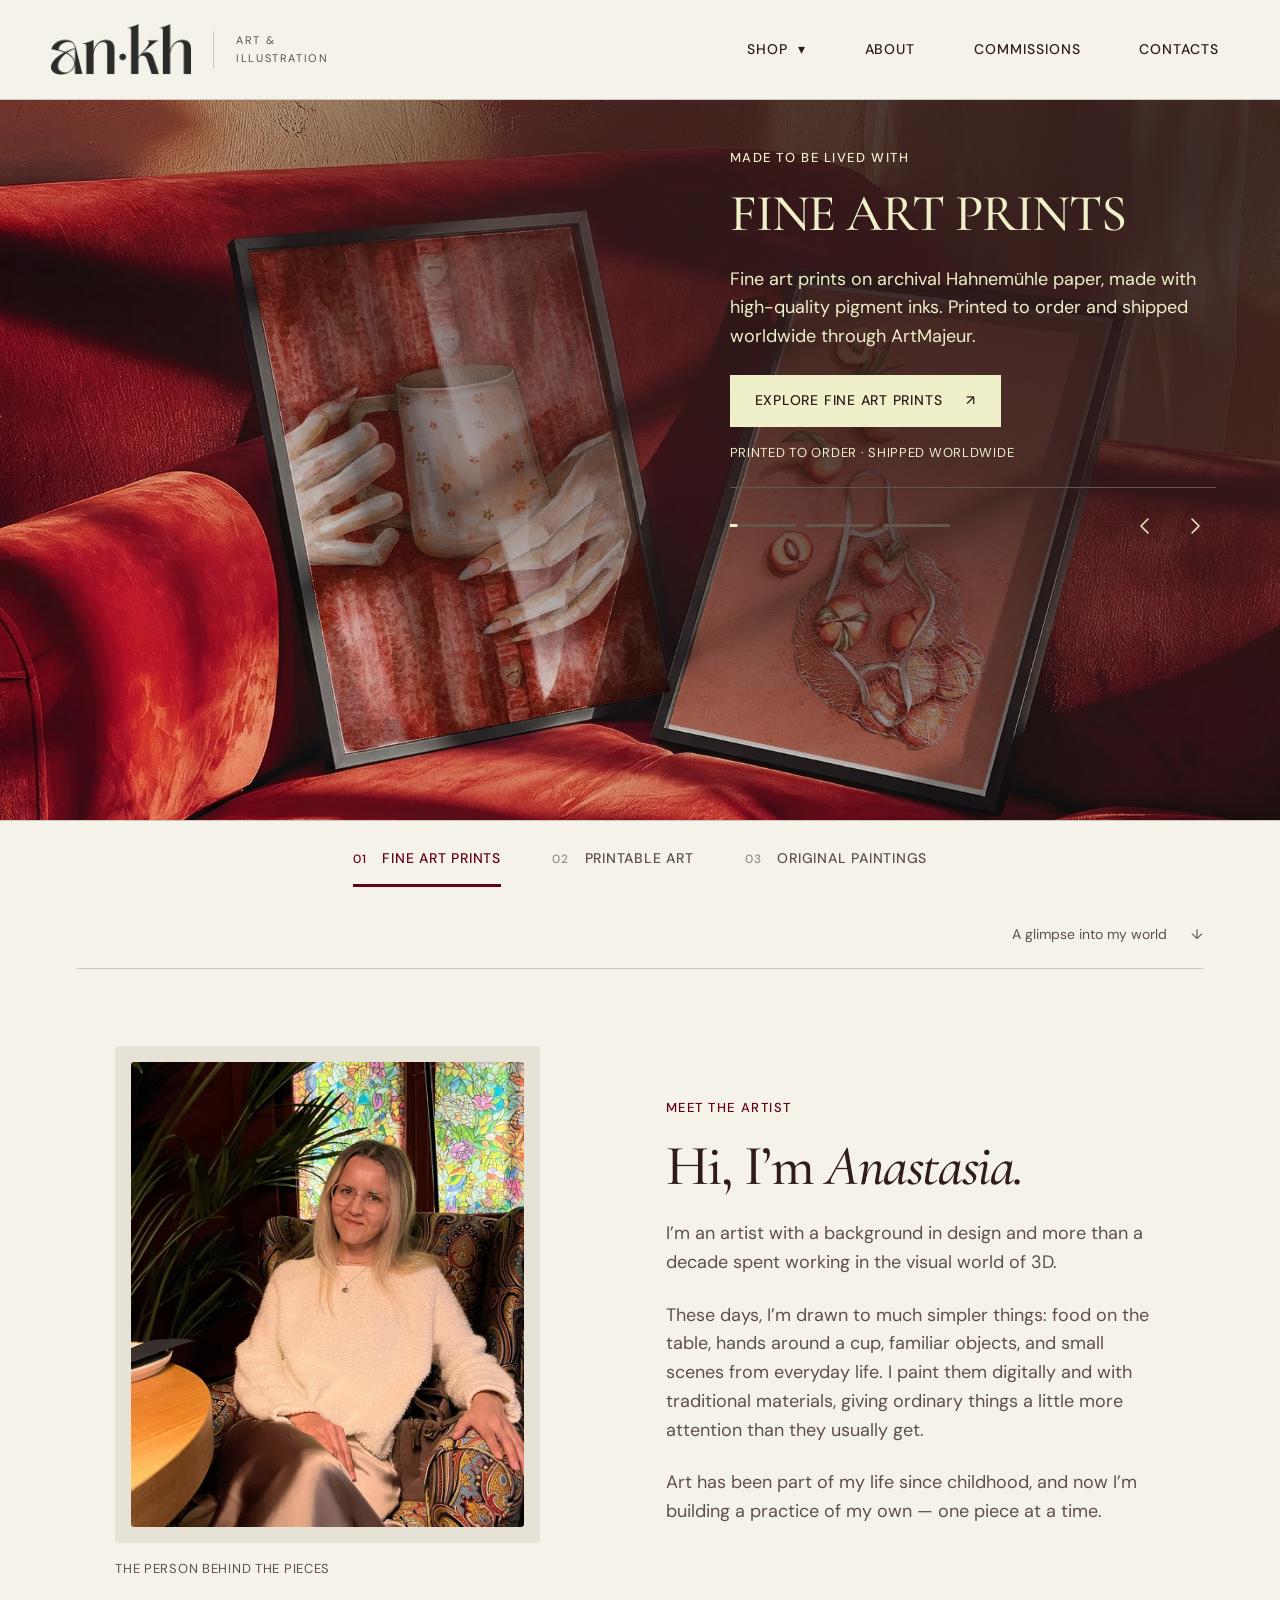
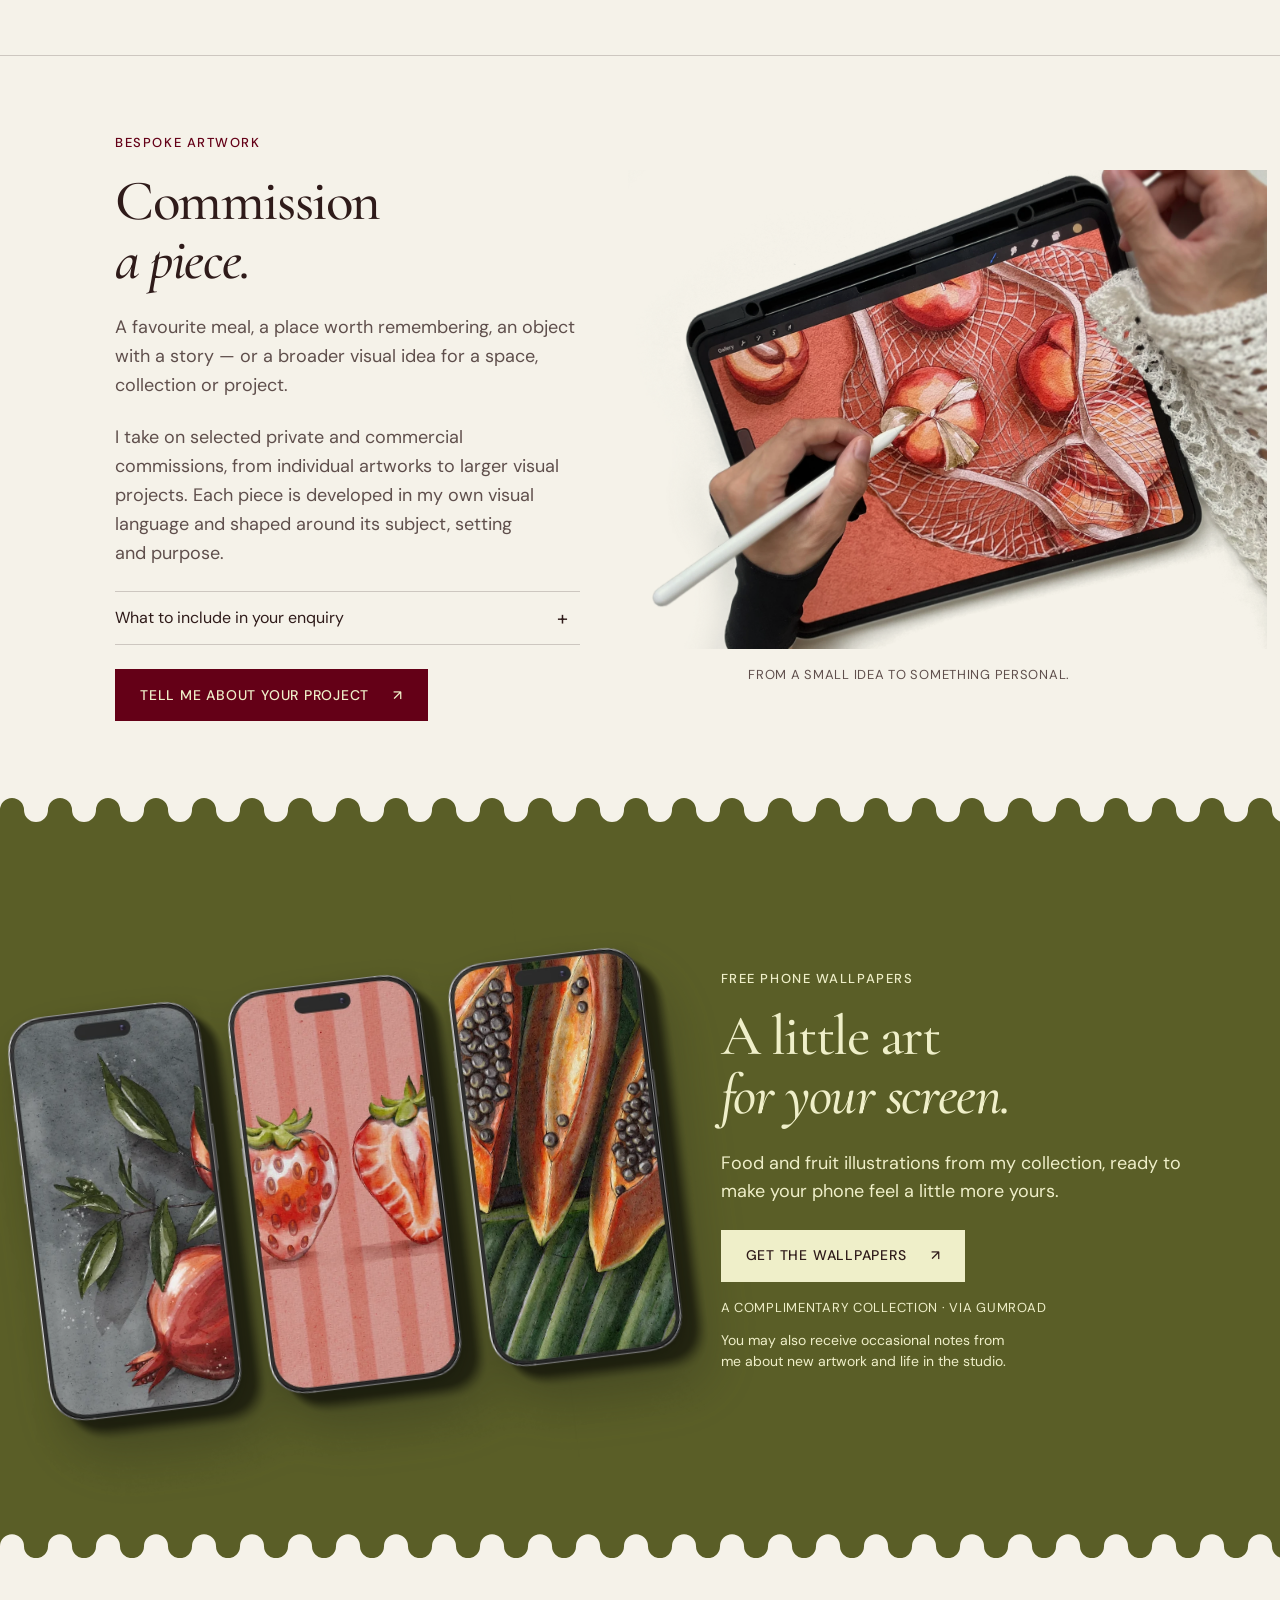
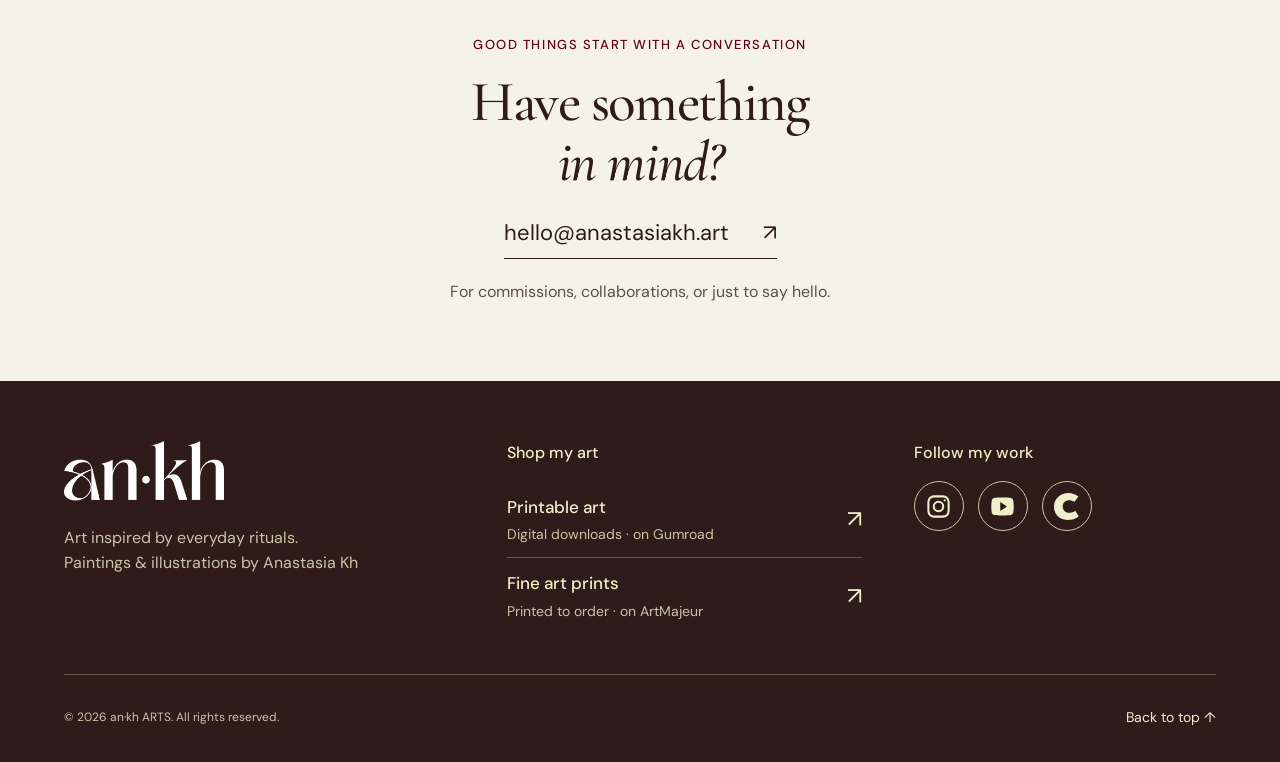
<file: index.html>
<!doctype html>
<html lang="en">
<head>
  <meta charset="utf-8">
  <meta name="viewport" content="width=device-width,initial-scale=1">
  <meta name="description" content="Art for the everyday. Discover printable art, fine art prints and bespoke illustrations by Anastasia&nbsp;Kh.">
  <meta name="theme-color" content="#f5f2e9">
  <title>an·kh — Art for the everyday</title>
  <link rel="icon" href="assets/logo_dark.png">
  <link rel="preload" href="assets/cormorant-500.ttf" as="font" type="font/ttf" crossorigin>
  <link rel="stylesheet" href="style.css">
  <link rel="stylesheet" href="typography.css?v=20260921-rhythm">
  <link rel="stylesheet" href="palette.css?v=20260922-ios-fix">
  <script src="app.js?v=20260922-safe-autoplay" defer></script>
  <!-- Google tag (gtag.js) -->
  <script async src="https://www.googletagmanager.com/gtag/js?id=G-4X02KP9LKQ"></script>
  <script>
    window.dataLayer = window.dataLayer || [];
    function gtag(){dataLayer.push(arguments);}
    gtag('js', new Date());

    gtag('config', 'G-4X02KP9LKQ');
  </script>
</head>
<body>
  <a class="skip-link" href="#main">Skip to content</a>
  <header class="header">
    <a class="brand" href="#gallery" aria-label="an·kh home"><img src="assets/logo_dark.png" width="140" height="52" alt="an·kh"><span>ART &<br>ILLUSTRATION</span></a>
    <button class="menu-toggle" aria-expanded="false" aria-controls="navigation">Menu <span aria-hidden="true">☰</span></button>
    <nav id="navigation" aria-label="Main navigation">
      <div class="shop-dropdown">
        <button class="shop-toggle" aria-expanded="false" aria-controls="shop-dropdown-links">SHOP <span aria-hidden="true">▾</span></button>
        <div class="shop-dropdown-links" id="shop-dropdown-links" hidden>
          <a href="https://www.artmajeur.com/anastasia-kh" target="_blank" rel="noopener noreferrer">FINE ART PRINTS <span aria-hidden="true">↗</span><small>ArtMajeur</small></a>
          <a href="https://anastasiakhartist.gumroad.com/" target="_blank" rel="noopener noreferrer">PRINTABLE ART <span aria-hidden="true">↗</span><small>Gumroad</small></a>
        </div>
      </div>
      <a href="#about">ABOUT</a><a href="#commissions">COMMISSIONS</a><a href="#contact">CONTACTS</a>
    </nav>
  </header>
  <main id="main">
    <section class="gallery" id="gallery" aria-label="Art collections" aria-roledescription="carousel">
      <article class="slide slide-dark active" id="collection-0" role="tabpanel" aria-roledescription="slide" aria-label="1 of 3: Fine art prints">
        <img class="scene" src="assets/slide2_fine_art_prints.webp" alt="Two framed food illustrations resting on a rich red velvet sofa" fetchpriority="high">
        <div class="shade"></div>
        <div class="hero-copy"><p class="eyebrow">Made to be lived with</p><h1>FINE ART PRINTS</h1><p>Fine art prints on archival Hahnemühle paper, made with high-quality pigment inks. Printed to order and shipped worldwide through ArtMajeur.</p><a class="button cream" href="https://www.artmajeur.com/anastasia-kh" target="_blank" rel="noopener">Explore fine art prints <span aria-hidden="true">↗</span></a><span class="micro">PRINTED TO ORDER · SHIPPED WORLDWIDE</span><div class="carousel-controls" role="group" aria-label="Browse collections"><div class="slide-progress" aria-hidden="true"><span><i></i></span><span><i></i></span><span><i></i></span></div><div class="arrows"><button aria-label="Previous collection" data-direction="-1"><svg viewBox="0 0 24 24" aria-hidden="true"><polyline points="14 5 7 12 14 19"/></svg></button><button aria-label="Next collection" data-direction="1"><svg viewBox="0 0 24 24" aria-hidden="true"><polyline points="10 5 17 12 10 19"/></svg></button></div></div></div>
      </article>
      <article class="slide" id="collection-1" role="tabpanel" aria-roledescription="slide" aria-label="2 of 3: Printable art" hidden>
        <img class="scene" src="assets/slide1_printable_art.webp" alt="A sunlit gallery wall of colorful food illustrations in wooden frames">
        <div class="shade"></div>
        <div class="hero-copy"><p class="eyebrow">Art for the everyday</p><h2>PRINTABLE ART</h2><p>High-resolution digital art to download and print&nbsp;— from individual pieces and cards to curated sets and gallery walls.</p><a class="button burgundy" href="https://anastasiakhartist.gumroad.com/" target="_blank" rel="noopener">Explore printable art <span aria-hidden="true">↗</span></a><span class="micro">DIGITAL DOWNLOAD · PRINT AT HOME OR WITH A PRINT SHOP</span><div class="carousel-controls" role="group" aria-label="Browse collections"><div class="slide-progress" aria-hidden="true"><span><i></i></span><span><i></i></span><span><i></i></span></div><div class="arrows"><button aria-label="Previous collection" data-direction="-1"><svg viewBox="0 0 24 24" aria-hidden="true"><polyline points="14 5 7 12 14 19"/></svg></button><button aria-label="Next collection" data-direction="1"><svg viewBox="0 0 24 24" aria-hidden="true"><polyline points="10 5 17 12 10 19"/></svg></button></div></div></div>
      </article>
      <article class="slide originals" id="collection-2" role="tabpanel" aria-roledescription="slide" aria-label="3 of 3: Original paintings" hidden>
        <img class="scene" src="assets/slide3_original_paintings.webp" alt="Anastasia sketching in her armchair">
        <div class="shade"></div>
        <div class="hero-copy"><p class="eyebrow">A new chapter, in the making</p><h2>ORIGINAL PAINTINGS</h2><p>I’m beginning a new collection of <span class="keep-together">one-of-a-kind</span> paintings in traditional media, developed from sketches, everyday observations and familiar subjects.</p><a class="button burgundy" href="https://www.instagram.com/an.kh.art" target="_blank" rel="noopener noreferrer">FOLLOW ALONG <span aria-hidden="true">↗</span></a><span class="micro">FIRST ORIGINALS COMING SOON</span><div class="carousel-controls" role="group" aria-label="Browse collections"><div class="slide-progress" aria-hidden="true"><span><i></i></span><span><i></i></span><span><i></i></span></div><div class="arrows"><button aria-label="Previous collection" data-direction="-1"><svg viewBox="0 0 24 24" aria-hidden="true"><polyline points="14 5 7 12 14 19"/></svg></button><button aria-label="Next collection" data-direction="1"><svg viewBox="0 0 24 24" aria-hidden="true"><polyline points="10 5 17 12 10 19"/></svg></button></div></div></div>
      </article>
      <div class="gallery-bottom"><div class="collection-tabs" role="tablist" aria-label="Choose a collection"><button role="tab" id="tab-0" aria-controls="collection-0" aria-selected="true" data-slide="0"><span>01</span> Fine art prints</button><button role="tab" id="tab-1" aria-controls="collection-1" aria-selected="false" tabindex="-1" data-slide="1"><span>02</span> Printable art</button><button role="tab" id="tab-2" aria-controls="collection-2" aria-selected="false" tabindex="-1" data-slide="2"><span>03</span> Original paintings</button></div></div>
      <span class="sr-only" id="slide-status" aria-live="polite"></span>
    </section>
    <div class="intro-line"><a href="#about">A glimpse into my world <span aria-hidden="true">↓</span></a></div>
    <section class="about editorial" id="about">
      <figure class="portrait"><div class="portrait-mat"><img src="assets/artist_portrait.webp" width="900" height="1067" alt="Anastasia sitting in a patterned armchair beside a sunlit window" loading="lazy"></div><figcaption>THE PERSON BEHIND THE PIECES</figcaption></figure>
      <div class="about-copy">
        <p class="eyebrow">Meet the artist</p>
        <h2>Hi, I’m <em>Anastasia.</em></h2>
        <p>I’m an artist with a background in design and more than a decade spent working in the visual world of&nbsp;3D.</p>
        <p>These days, I’m drawn to much simpler things: food on the table, hands around a cup, familiar objects, and small scenes from everyday life. I paint them digitally and with traditional materials, giving ordinary things a little more attention than they usually get.</p>
        <p>Art has been part of my life since childhood, and now I’m building a practice of my own&nbsp;— one piece at a time.</p>
      </div>
    </section>
    <section class="commissions editorial" id="commissions">
      <div class="commission-copy"><p class="eyebrow">Bespoke artwork</p><h2>Commission<br><em>a piece.</em></h2><p>A favourite meal, a place worth remembering, an object with a story&nbsp;— or a broader visual idea for a space, collection or project.</p><p>I take on selected private and commercial commissions, from individual artworks to larger visual projects. Each piece is developed in my own visual language and shaped around its subject, setting and purpose.</p><div class="commission-list"><details><summary>What to include in your enquiry <span>+</span></summary><p>Tell me a little about your idea, what the artwork is for, and any preferred size, format or timing. References and an approximate budget are welcome if you have them. You don’t need a finished brief to start the conversation.</p></details></div><a class="button burgundy" href="mailto:hello@anastasiakh.art?subject=Commission%20enquiry&body=Hi%20Anastasia%2C%0A%0AMy%20project%3A%0ASubject%20and%20inspiration%3A%0AFormat%3A%0AIdeal%20timeline%3A">Tell me about your project <span aria-hidden="true">↗</span></a></div>
      <figure class="commission-image"><img src="assets/commission_ipad.webp" width="1600" height="1200" alt="Hands illustrating peaches on an iPad with a digital pencil" loading="lazy"><figcaption>FROM A SMALL IDEA TO SOMETHING PERSONAL.</figcaption></figure>
    </section>
    <section class="wallpapers" id="wallpapers" aria-labelledby="wallpaper-title">
      <div class="wallpaper-art"><img src="assets/wallpapers_phones.webp" width="1200" height="1200" alt="Pomegranate, strawberry and papaya artwork displayed as phone wallpapers" loading="lazy"></div>
      <div class="wallpaper-copy"><p class="eyebrow">FREE PHONE WALLPAPERS</p><h2 id="wallpaper-title">A little art<br><em>for your screen.</em></h2><p>Food and fruit illustrations from my collection, ready to make your phone feel a little more yours.</p><a class="button cream" href="https://anastasiakhartist.gumroad.com/l/FoodFruitPhoneWallpapers" target="_blank" rel="noopener">GET THE WALLPAPERS <span aria-hidden="true">↗</span></a><span class="micro">A COMPLIMENTARY COLLECTION · VIA GUMROAD</span><span class="micro wallpaper-updates">You may also receive occasional notes from me about new artwork and life in the studio.</span></div>
    </section>
    <section class="contact" id="contact"><p class="eyebrow">Good things start with a conversation</p><h2>Have something<br><em>in mind?</em></h2><a href="mailto:hello@anastasiakh.art">hello@anastasiakh.art <span aria-hidden="true">↗</span></a><p>For commissions, collaborations, or just to say hello.</p></section>
  </main>
  <footer>
    <div class="footer-main">
      <div class="footer-brand"><a href="#gallery" aria-label="an·kh home"><img src="assets/logo_light.png" width="160" height="59" alt="an·kh"></a><p>Art inspired by everyday rituals.<br>Paintings & illustrations by Anastasia&nbsp;Kh</p></div>
      <nav class="footer-shop" id="shop" aria-labelledby="shop-title" tabindex="-1">
        <h2 id="shop-title">Shop my art</h2>
        <a class="shop-link" href="https://anastasiakhartist.gumroad.com/" target="_blank" rel="noopener noreferrer"><span><strong>Printable art</strong><small>Digital downloads · on Gumroad</small></span><span aria-hidden="true">↗</span><span class="sr-only"> (opens in a new tab)</span></a>
        <a class="shop-link" href="https://www.artmajeur.com/anastasia-kh" target="_blank" rel="noopener noreferrer"><span><strong>Fine art prints</strong><small>Printed to order · on ArtMajeur</small></span><span aria-hidden="true">↗</span><span class="sr-only"> (opens in a new tab)</span></a>
      </nav>
      <div class="footer-follow"><h2>Follow my work</h2><nav class="social-links" aria-label="Social media">
<a href="https://www.instagram.com/an.kh.art/" target="_blank" rel="noopener noreferrer" aria-label="Instagram" title="Instagram"><svg viewBox="0 0 24 24" aria-hidden="true" fill="none" stroke="currentColor" stroke-width="1.8"><rect x="3" y="3" width="18" height="18" rx="5"/><circle cx="12" cy="12" r="4.2"/><circle cx="17.5" cy="6.5" r="1" fill="currentColor" stroke="none"/></svg></a>
<a href="https://www.youtube.com/@anastasiakhart" target="_blank" rel="noopener noreferrer" aria-label="YouTube" title="YouTube"><svg viewBox="0 0 24 24" aria-hidden="true"><path fill="currentColor" d="M21.5 6.4a2.8 2.8 0 0 0-2-2C17.7 4 12 4 12 4s-5.7 0-7.5.4a2.8 2.8 0 0 0-2 2A30 30 0 0 0 2 12a30 30 0 0 0 .5 5.6 2.8 2.8 0 0 0 2 2C6.3 20 12 20 12 20s5.7 0 7.5-.4a2.8 2.8 0 0 0 2-2A30 30 0 0 0 22 12a30 30 0 0 0-.5-5.6Z"/><path fill="var(--social-fill)" d="m10 8 6 4-6 4Z"/></svg></a>
<a href="https://cara.app/anastasiakh" target="_blank" rel="noopener noreferrer" aria-label="Cara" title="Cara"><svg aria-hidden="true" width="200" height="200" viewBox="0 0 200 200" fill="none" xmlns="http://www.w3.org/2000/svg">
<path d="M159.095 65.5695L188.299 25.8197C141.919 -11.4129 71.0789 -9.07994 30.2977 37.3947C16.782 52.7973 8.09251 72.8914 7.08942 97.2662C5.69382 131.179 20.7504 162.585 44.2222 179.443C88.6201 211.33 148.393 203.635 191 173.408L164.897 131.311C133.567 155.964 76.0419 153.615 72.0666 104.31C68.0913 55.004 121.963 40.9164 159.095 65.5695Z" fill="currentColor"/>
</svg></a>
</nav></div>
    </div>
    <div class="footer-bottom"><span>© <span id="year">2026</span> an·kh ARTS. All rights reserved.</span><a href="#gallery">Back to top ↑</a></div>
  </footer>
</body>
</html>
</file>
<file: style.css>
:root{--paper:#f5f2e9;--ink:#2f1b1a;--olive:#5a5e27;--burgundy:#640017;--cream:#efefc9;--line:#d6d0c3;--serif:'Italiana',Georgia,serif;--sans:'DM Sans',Arial,sans-serif}*{box-sizing:border-box}html{scroll-behavior:smooth;scroll-padding-top:96px}body{margin:0;background:var(--paper);color:var(--ink);font-family:var(--sans);font-size:16px;line-height:1.7}a{color:inherit;text-decoration:none}button{font:inherit;color:inherit;cursor:pointer}img{display:block;max-width:100%}button,a,summary{-webkit-tap-highlight-color:transparent}a:focus-visible,button:focus-visible,summary:focus-visible{outline:2px solid currentColor;outline-offset:6px}::selection{background:var(--olive);color:white}.skip-link{position:fixed;top:-100px;left:20px;z-index:100;background:var(--paper);padding:12px}.skip-link:focus{top:10px}.header{height:100px;padding:0 4%;display:flex;align-items:center;justify-content:space-between;gap:30px;background:var(--paper);position:relative;z-index:20;border-bottom:1px solid var(--line)}.brand{display:flex;align-items:center;gap:22px;min-height:44px;flex-shrink:0}.brand img{width:140px;height:auto}.brand span{font-size:11px;letter-spacing:1.6px;line-height:1.7;border-left:1px solid var(--line);padding-left:22px;color:#665b52;white-space:nowrap}.header nav{display:flex;gap:32px;font-size:13px}.header nav a{position:relative;padding:8px 0}.header nav a:after{content:'';position:absolute;bottom:0;left:0;width:0;height:1px;background:var(--ink);transition:width .2s}.header nav a:hover:after{width:100%}.header-contact{font-size:14px;border-bottom:1px solid var(--ink);padding-bottom:5px}.header-contact span{margin-left:26px}.menu-toggle{display:none}.gallery{height:calc(100svh - 100px);min-height:640px;position:relative;isolation:isolate;background:#d9d0bc}.slide{position:absolute;inset:0}.slide[hidden]{display:none}.scene{position:absolute;width:100%;height:100%;object-fit:cover;object-position:center}.shade{position:absolute;inset:0;background:linear-gradient(90deg,transparent 25%,rgba(245,242,233,.06) 45%,rgba(245,242,233,.9) 100%)}.hero-copy{position:absolute;left:61%;right:5%;top:46%;transform:translateY(-50%);max-width:540px}.eyebrow{text-transform:uppercase;font-size:11px;font-weight:500;letter-spacing:2.4px;margin:0 0 26px}h1,h2,p{margin-top:0}h1,h2{font-family:var(--serif);font-weight:400;line-height:1.04;letter-spacing:-2px}h1,.hero-copy h2{font-size:clamp(56px,5.6vw,92px);margin-bottom:25px}em{font-family:Georgia,serif;font-weight:400;font-size:.89em;letter-spacing:-2px}.hero-copy>p:not(.eyebrow){font-size:15px;max-width:330px;line-height:1.8;margin-bottom:28px}.button{display:inline-flex;align-items:center;gap:36px;justify-content:space-between;padding:16px 24px;font-size:13px;transition:background .2s,transform .2s}.button:hover{transform:translateY(-3px)}.olive{background:var(--olive);color:white}.cream{background:var(--cream);color:var(--ink)}.burgundy{background:var(--burgundy);color:white}.micro{display:block;font-size:9px;letter-spacing:1.5px;margin-top:20px}.gallery-bottom{position:absolute;bottom:0;left:0;right:0;padding:0 4%;display:flex;align-items:center;justify-content:space-between;background:rgba(245,242,233,.94);border-top:1px solid rgba(47,27,26,.17);gap:20px}.collection-tabs{display:flex;gap:45px}.collection-tabs button{position:relative;border:0;background:none;padding:23px 0;font-size:13px;white-space:nowrap;opacity:.6}.collection-tabs button[aria-selected=true]{opacity:1}.collection-tabs button:before{content:'';position:absolute;left:0;right:0;top:-1px;height:3px;background:transparent}.collection-tabs button[aria-selected=true]:before{background:var(--olive)}.collection-tabs span{font-size:10px;margin-right:16px}.arrows{display:flex;gap:10px}.arrows button{border:1px solid #bbb5a6;border-radius:50%;height:38px;width:38px;background:none;font-size:20px;line-height:1}.arrows button:hover{background:var(--ink);color:var(--paper);border-color:var(--ink)}.slide-dark{color:var(--paper)}.slide-dark .scene{object-position:left 62%}.slide-dark .shade{background:linear-gradient(90deg,transparent 20%,rgba(38,10,6,.18) 40%,rgba(38,10,6,.92) 100%)}.originals .scene{object-position:35% center}.originals .shade{background:linear-gradient(90deg,transparent 15%,rgba(245,242,233,.1) 40%,rgba(245,242,233,.94) 100%)}.intro-line{display:flex;justify-content:space-between;margin:0 6%;padding:28px 0;border-bottom:1px solid var(--line);font-size:10px;letter-spacing:1.6px}.intro-line a{letter-spacing:0;font-size:12px}.intro-line a span{margin-left:24px}.editorial{max-width:1440px;margin:auto;padding:110px 9%;display:grid;align-items:center;gap:12%}.about{grid-template-columns:.85fr 1fr}.portrait{margin:0;position:relative}.portrait img{width:100%;height:480px;object-fit:cover}.portrait figcaption,.commission-image figcaption{font-size:9px;letter-spacing:1.7px;margin-top:17px}.editorial h2{font-size:clamp(44px,4.5vw,70px);margin-bottom:30px}.editorial p:not(.eyebrow){font-size:14px;line-height:1.9;color:#665b52}.signature{display:block;font-family:var(--serif);font-size:31px;margin-top:25px}.commissions{grid-template-columns:1fr 1.1fr;border-top:1px solid var(--line);gap:7%;padding-top:95px;padding-bottom:110px}.commission-list{margin:30px 0}.commission-list details{border-top:1px solid var(--line)}.commission-list details:last-child{border-bottom:1px solid var(--line)}summary{list-style:none;cursor:pointer;display:flex;justify-content:space-between;font-size:13px;padding:13px 0}summary::-webkit-details-marker{display:none}summary span{font-size:20px;line-height:1.4}details[open] summary span{transform:rotate(45deg)}details p{padding-right:20px}.text-link{display:inline-flex;border-bottom:1px solid var(--burgundy);color:var(--burgundy);padding-bottom:7px;gap:32px;font-size:13px}.commission-image{margin:0}.commission-image img{width:125%;max-width:none;margin-left:-5%;mix-blend-mode:multiply}.commission-image figcaption{text-align:center;margin-top:30px}.wallpapers{min-height:760px;height:90svh;position:relative;overflow:hidden;background:var(--olive);color:var(--cream);isolation:isolate}.wallpaper-art{position:absolute;inset:0;background:radial-gradient(ellipse at 76% 40%,#93965b 0%,#73773c 25%,#5a5e27 65%);z-index:-1}.wallpaper-art img{position:absolute;width:64%;max-width:1000px;right:-2%;top:50%;transform:translateY(-50%) rotate(-7deg);filter:drop-shadow(12px 30px 24px #262b1d55)}.wallpaper-copy{position:absolute;left:8%;top:47%;transform:translateY(-50%);width:43%;max-width:570px}.wallpaper-copy h2{font-size:clamp(58px,6.3vw,100px);margin-bottom:28px}.wallpaper-copy>p:not(.eyebrow){font-size:15px;max-width:335px;line-height:1.8;margin-bottom:30px}.wallpaper-copy .micro{font-size:9px}.wallpaper-footer{position:absolute;bottom:0;left:4%;right:4%;display:flex;justify-content:space-between;padding:24px 0;font-size:9px;letter-spacing:1.8px}.contact{text-align:center;padding:105px 24px}.contact h2{font-size:clamp(42px,4.5vw,70px);margin:0 0 30px}.contact>a{font-size:21px;border-bottom:1px solid var(--ink);padding-bottom:8px;display:inline-block}.contact>a span{margin-left:28px}.contact>p:last-child{font-size:12px;color:#73685e;margin-top:24px}footer{background:var(--ink);color:var(--paper);padding:48px 5% 24px}.footer-top{display:flex;gap:40px;align-items:center;padding-bottom:40px}.footer-top img{width:140px;height:auto}.footer-top p{font-size:12px;color:#c2b5a7;margin:0}.footer-top>a:last-child{margin-left:auto;font-size:12px}.footer-bottom{border-top:1px solid #ffffff26;padding-top:22px;display:flex;justify-content:space-between;gap:25px;font-size:10px;color:#c2b5a7}.footer-bottom div{display:flex;gap:22px}.sr-only{position:absolute;width:1px;height:1px;overflow:hidden;clip:rect(0,0,0,0)}
@media(min-width:1700px){.hero-copy{left:63%}.gallery{max-height:1200px}}
@media(max-width:1100px){.brand span{display:none}.header nav{gap:20px}.hero-copy{left:55%;right:5%}.hero-copy h1,.hero-copy h2{font-size:66px}.shade{background:linear-gradient(90deg,transparent 15%,#f5f2e930 35%,#f5f2e9ed 100%)}.editorial{padding:80px 6%;gap:7%}.portrait img{height:440px}.wallpaper-art img{right:-9%;width:70%}.wallpaper-copy{left:6%}.collection-tabs{gap:28px}}
@media(max-width:760px){html{scroll-padding-top:20px}.header{height:80px;padding:0 6%}.brand img{width:112px}.header-contact{display:none}.menu-toggle{display:flex;gap:15px;align-items:center;border:0;background:none;font-size:13px;padding:12px 0}.header nav{display:none;position:absolute;top:80px;left:0;right:0;background:var(--paper);padding:24px 6%;border-bottom:1px solid var(--line);gap:10px;flex-direction:column}.header nav.open{display:flex}.header nav a{padding:10px 0}.gallery{height:calc(100svh - 80px);min-height:690px;max-height:1000px}.scene{object-position:30% center}.shade{background:linear-gradient(180deg,transparent 15%,#f5f2e950 30%,#f5f2e9f2 64%,var(--paper) 100%)}.hero-copy{left:7%;right:7%;top:auto;bottom:103px;transform:none;max-width:430px}.hero-copy h1,.hero-copy h2{font-size:58px;margin-bottom:18px}.eyebrow{font-size:10px;margin-bottom:18px;letter-spacing:1.8px}.hero-copy>p:not(.eyebrow){font-size:14px;max-width:310px;margin-bottom:20px}.micro{font-size:8px;margin-top:15px}.button{padding:14px 20px;font-size:12px}.gallery-bottom{padding:0 6%;gap:12px;min-height:80px}.collection-tabs{gap:16px;flex:1;justify-content:space-between}.collection-tabs button{white-space:normal;font-size:10px;text-align:left;line-height:1.4;padding:16px 0;max-width:90px}.collection-tabs span{display:block;font-size:9px;margin:0 0 6px}.arrows{gap:6px}.arrows button{width:30px;height:30px;font-size:16px}.slide-dark .shade{background:linear-gradient(180deg,#260a0600 0%,#260a0677 30%,#260a06ee 64%,#260a06 100%)}.slide-dark .scene{object-position:30% center}.originals .shade{background:linear-gradient(180deg,transparent 0%,#f5f2e91a 20%,#f5f2e9ef 60%,var(--paper) 100%)}.originals .scene{object-position:25% center}.intro-line{font-size:8px;padding:22px 0}.intro-line a{font-size:10px}.intro-line a span{margin-left:5px}.editorial{grid-template-columns:1fr;padding:65px 7%;gap:40px}.portrait{max-width:450px;width:100%;margin:auto}.portrait img{height:auto;max-height:520px;object-position:center 40%}.editorial h2{font-size:51px}.editorial p:not(.eyebrow){font-size:15px}.about-copy{max-width:520px}.commissions{padding-top:65px;gap:20px}.commission-image{grid-row:1}.commission-image img{width:108%;margin-left:-4%}.commission-image figcaption{margin-top:10px}.wallpapers{height:95svh;min-height:820px;max-height:1000px}.wallpaper-art img{width:91%;right:-4%;top:2%;transform:rotate(-7deg);max-width:560px}.wallpaper-copy{left:7%;right:7%;top:auto;bottom:105px;transform:none;width:auto;max-width:430px}.wallpaper-copy h2{font-size:59px;margin-bottom:20px}.wallpaper-copy>p:not(.eyebrow){font-size:14px;max-width:310px;margin-bottom:24px}.wallpaper-footer{left:7%;right:7%;font-size:8px;padding:20px 0;gap:30px}.wallpaper-footer span:last-child{text-align:right}.contact{padding:70px 7%}.contact h2{font-size:45px}.contact .eyebrow{font-size:9px}footer{padding:40px 7% 24px}.footer-top{flex-wrap:wrap;gap:25px}.footer-top img{width:110px}.footer-top>a:last-child{margin-left:0}.footer-bottom{flex-wrap:wrap;gap:16px}.footer-bottom>span:last-child{width:100%}}
@media(prefers-reduced-motion:reduce){html{scroll-behavior:auto}*,*:before,*:after{transition:none!important;animation:none!important}}

@media(min-width:761px) and (max-width:1100px){.commission-image img{width:110%;margin-left:-5%}}

.portrait img,.commission-image img,.wallpaper-art img{height:auto}
.originals .scene{transform:scaleX(-1)}

.footer-bottom{align-items:center}
.social-links{display:flex;align-items:center;gap:14px}
.social-links a{--social-fill:#2f1b1a;display:inline-flex;align-items:center;justify-content:center;width:50px;height:50px;flex-shrink:0;border:1px solid #efefc980;border-radius:50%;color:var(--cream);background:var(--social-fill);transition:background .2s,color .2s,transform .2s}
.social-links svg{display:block;width:27px;height:27px}
.social-links a:hover,.social-links a:focus-visible{--social-fill:#efefc9;color:var(--ink);border-color:var(--cream);transform:translateY(-2px)}
@media(max-width:760px){.social-links{width:100%;gap:16px}}

.header nav .nav-shop{font-weight:600;color:var(--burgundy)}
.footer-main{display:grid;grid-template-columns:1fr 1.2fr .8fr;gap:clamp(32px,5vw,80px);padding:12px 0 48px}
.footer-brand img{width:160px;height:auto}
.footer-brand p{color:#d1c6bb;font-size:14px;line-height:1.8;margin:24px 0 0}
.footer-main h2{font-family:var(--sans);font-size:16px;letter-spacing:0;line-height:1.5;font-weight:500;margin:0 0 20px;color:var(--cream)}
.footer-shop{scroll-margin-top:32px}
.shop-link{display:flex;justify-content:space-between;align-items:center;gap:24px;min-height:80px;border-top:1px solid #efefc944;padding:15px 0;transition:color .2s}
.shop-link:last-child{border-bottom:1px solid #efefc944}
.shop-link strong{display:block;font-weight:500;font-size:17px}
.shop-link small{display:block;font-size:13px;color:#d1c6bb;margin-top:3px}
.shop-link>span:nth-child(2){font-size:24px;color:var(--cream)}
.shop-link:hover strong{text-decoration:underline;text-underline-offset:5px}
.footer-bottom>a{font-size:13px;padding:10px 0;color:var(--cream)}
@media(min-width:761px) and (max-width:1100px){.header{gap:18px}.header nav{gap:16px;font-size:12px}.header-contact span{margin-left:10px}.footer-main{grid-template-columns:1fr 1.2fr}.footer-follow{grid-column:1/-1}}
@media(max-width:760px){.footer-main{grid-template-columns:1fr;gap:36px;padding-bottom:36px}.footer-shop{grid-row:1}.footer-brand{grid-row:3}.footer-bottom{align-items:flex-start}.footer-bottom>a{margin-left:auto}.footer-brand p{margin-top:20px}.footer-brand img{width:140px}}

.header nav{align-items:center;gap:clamp(24px,3vw,48px);font-size:14px;letter-spacing:1.2px}
.menu-toggle{text-transform:uppercase}
.shop-dropdown{position:relative}
.shop-toggle{display:flex;align-items:center;gap:10px;min-height:44px;padding:8px 0;border:0;background:none;font:inherit;letter-spacing:inherit}
.shop-toggle>span{transition:transform .2s}
.shop-toggle[aria-expanded=true]>span{transform:rotate(180deg)}
.shop-dropdown-links{position:absolute;top:100%;left:-22px;width:270px;padding:12px 22px;background:var(--paper);border:1px solid var(--line);box-shadow:0 16px 32px #2f1b1a18}
.shop-dropdown-links[hidden]{display:none}
.header nav .shop-dropdown-links a{display:block;padding:15px 0;font-size:13px;letter-spacing:1px}
.shop-dropdown-links a+a{border-top:1px solid var(--line)}
.shop-dropdown-links a>span{float:right}
.shop-dropdown-links small{display:block;font-size:12px;letter-spacing:0;color:#665b52;margin-top:4px}
@media(max-width:760px){.header nav{align-items:stretch;gap:10px;max-height:calc(100svh - 80px);overflow-y:auto}.shop-dropdown-links{position:static;width:100%;box-shadow:none;border:0;border-left:1px solid var(--line);margin:4px 0 12px;padding:0 18px}.shop-toggle{width:100%;justify-content:space-between}}

/* Wallpaper feature: artwork left, editorial copy right, repeating semicircle edges. */
.wallpaper-art{background:radial-gradient(ellipse at 24% 40%,#93965b 0%,#73773c 25%,#5a5e27 65%)}
.wallpaper-art img{left:-3%;right:auto;width:60%}
.wallpaper-copy{left:57%;right:5%;width:auto;max-width:570px}
.wallpapers::before,.wallpapers::after{content:"";position:absolute;left:0;right:0;height:26px;z-index:2;pointer-events:none;background:transparent url("data:image/svg+xml,%3Csvg xmlns='http://www.w3.org/2000/svg' width='48' height='26' viewBox='0 0 48 26'%3E%3Cpath fill='%23f5f2e9' d='M0 -2H48V13A12 12 0 0 1 24 13A12 12 0 0 0 0 13Z'/%3E%3C/svg%3E") repeat-x top left}
.wallpapers::before{top:-1px}
.wallpapers::after{bottom:-1px;transform:none;background-image:url("data:image/svg+xml,%3Csvg xmlns='http://www.w3.org/2000/svg' width='48' height='26' viewBox='0 0 48 26'%3E%3Cpath fill='%23f5f2e9' d='M48 28H0V13A12 12 0 0 1 24 13A12 12 0 0 0 48 13Z'/%3E%3C/svg%3E")}
.wallpaper-footer{bottom:16px}
@media(min-width:761px) and (max-width:1100px){.wallpaper-art img{left:-8%;width:65%}.wallpaper-copy{left:54%;right:5%}}
@media(max-width:760px){.wallpaper-art{background:radial-gradient(ellipse at 45% 25%,#93965b 0%,#73773c 25%,#5a5e27 65%)}.wallpaper-art img{left:0;right:auto;width:91%;top:2%}.wallpaper-copy{left:7%;right:7%;width:auto}.wallpapers::before,.wallpapers::after{height:22px;background-size:40px 22px}}

/* Clip the bottom paper edge directly to avoid image-tile seams at fractional scaling. */
.wallpapers::after{background:var(--paper);clip-path:path("M0 28 L0 13 A12 12 0 0 1 24 13 A12 12 0 0 0 48 13 A12 12 0 0 1 72 13 A12 12 0 0 0 96 13 A12 12 0 0 1 120 13 A12 12 0 0 0 144 13 A12 12 0 0 1 168 13 A12 12 0 0 0 192 13 A12 12 0 0 1 216 13 A12 12 0 0 0 240 13 A12 12 0 0 1 264 13 A12 12 0 0 0 288 13 A12 12 0 0 1 312 13 A12 12 0 0 0 336 13 A12 12 0 0 1 360 13 A12 12 0 0 0 384 13 A12 12 0 0 1 408 13 A12 12 0 0 0 432 13 A12 12 0 0 1 456 13 A12 12 0 0 0 480 13 A12 12 0 0 1 504 13 A12 12 0 0 0 528 13 A12 12 0 0 1 552 13 A12 12 0 0 0 576 13 A12 12 0 0 1 600 13 A12 12 0 0 0 624 13 A12 12 0 0 1 648 13 A12 12 0 0 0 672 13 A12 12 0 0 1 696 13 A12 12 0 0 0 720 13 A12 12 0 0 1 744 13 A12 12 0 0 0 768 13 A12 12 0 0 1 792 13 A12 12 0 0 0 816 13 A12 12 0 0 1 840 13 A12 12 0 0 0 864 13 A12 12 0 0 1 888 13 A12 12 0 0 0 912 13 A12 12 0 0 1 936 13 A12 12 0 0 0 960 13 A12 12 0 0 1 984 13 A12 12 0 0 0 1008 13 A12 12 0 0 1 1032 13 A12 12 0 0 0 1056 13 A12 12 0 0 1 1080 13 A12 12 0 0 0 1104 13 A12 12 0 0 1 1128 13 A12 12 0 0 0 1152 13 A12 12 0 0 1 1176 13 A12 12 0 0 0 1200 13 A12 12 0 0 1 1224 13 A12 12 0 0 0 1248 13 A12 12 0 0 1 1272 13 A12 12 0 0 0 1296 13 A12 12 0 0 1 1320 13 A12 12 0 0 0 1344 13 A12 12 0 0 1 1368 13 A12 12 0 0 0 1392 13 A12 12 0 0 1 1416 13 A12 12 0 0 0 1440 13 A12 12 0 0 1 1464 13 A12 12 0 0 0 1488 13 A12 12 0 0 1 1512 13 A12 12 0 0 0 1536 13 A12 12 0 0 1 1560 13 A12 12 0 0 0 1584 13 A12 12 0 0 1 1608 13 A12 12 0 0 0 1632 13 A12 12 0 0 1 1656 13 A12 12 0 0 0 1680 13 A12 12 0 0 1 1704 13 A12 12 0 0 0 1728 13 A12 12 0 0 1 1752 13 A12 12 0 0 0 1776 13 A12 12 0 0 1 1800 13 A12 12 0 0 0 1824 13 A12 12 0 0 1 1848 13 A12 12 0 0 0 1872 13 A12 12 0 0 1 1896 13 A12 12 0 0 0 1920 13 A12 12 0 0 1 1944 13 A12 12 0 0 0 1968 13 A12 12 0 0 1 1992 13 A12 12 0 0 0 2016 13 A12 12 0 0 1 2040 13 A12 12 0 0 0 2064 13 A12 12 0 0 1 2088 13 A12 12 0 0 0 2112 13 A12 12 0 0 1 2136 13 A12 12 0 0 0 2160 13 A12 12 0 0 1 2184 13 A12 12 0 0 0 2208 13 A12 12 0 0 1 2232 13 A12 12 0 0 0 2256 13 A12 12 0 0 1 2280 13 A12 12 0 0 0 2304 13 A12 12 0 0 1 2328 13 A12 12 0 0 0 2352 13 A12 12 0 0 1 2376 13 A12 12 0 0 0 2400 13 A12 12 0 0 1 2424 13 A12 12 0 0 0 2448 13 A12 12 0 0 1 2472 13 A12 12 0 0 0 2496 13 A12 12 0 0 1 2520 13 A12 12 0 0 0 2544 13 A12 12 0 0 1 2568 13 A12 12 0 0 0 2592 13 A12 12 0 0 1 2616 13 A12 12 0 0 0 2640 13 A12 12 0 0 1 2664 13 A12 12 0 0 0 2688 13 A12 12 0 0 1 2712 13 A12 12 0 0 0 2736 13 A12 12 0 0 1 2760 13 A12 12 0 0 0 2784 13 A12 12 0 0 1 2808 13 A12 12 0 0 0 2832 13 A12 12 0 0 1 2856 13 A12 12 0 0 0 2880 13 A12 12 0 0 1 2904 13 A12 12 0 0 0 2928 13 A12 12 0 0 1 2952 13 A12 12 0 0 0 2976 13 A12 12 0 0 1 3000 13 A12 12 0 0 0 3024 13 A12 12 0 0 1 3048 13 A12 12 0 0 0 3072 13 A12 12 0 0 1 3096 13 A12 12 0 0 0 3120 13 A12 12 0 0 1 3144 13 A12 12 0 0 0 3168 13 A12 12 0 0 1 3192 13 A12 12 0 0 0 3216 13 A12 12 0 0 1 3240 13 A12 12 0 0 0 3264 13 A12 12 0 0 1 3288 13 A12 12 0 0 0 3312 13 A12 12 0 0 1 3336 13 A12 12 0 0 0 3360 13 A12 12 0 0 1 3384 13 A12 12 0 0 0 3408 13 A12 12 0 0 1 3432 13 A12 12 0 0 0 3456 13 A12 12 0 0 1 3480 13 A12 12 0 0 0 3504 13 A12 12 0 0 1 3528 13 A12 12 0 0 0 3552 13 A12 12 0 0 1 3576 13 A12 12 0 0 0 3600 13 A12 12 0 0 1 3624 13 A12 12 0 0 0 3648 13 A12 12 0 0 1 3672 13 A12 12 0 0 0 3696 13 A12 12 0 0 1 3720 13 A12 12 0 0 0 3744 13 A12 12 0 0 1 3768 13 A12 12 0 0 0 3792 13 A12 12 0 0 1 3816 13 A12 12 0 0 0 3840 13 A12 12 0 0 1 3864 13 A12 12 0 0 0 3888 13 A12 12 0 0 1 3912 13 A12 12 0 0 0 3936 13 A12 12 0 0 1 3960 13 A12 12 0 0 0 3984 13 A12 12 0 0 1 4008 13 A12 12 0 0 0 4032 13 A12 12 0 0 1 4056 13 A12 12 0 0 0 4080 13 A12 12 0 0 1 4104 13 A12 12 0 0 0 4128 13 A12 12 0 0 1 4152 13 A12 12 0 0 0 4176 13 A12 12 0 0 1 4200 13 A12 12 0 0 0 4224 13 A12 12 0 0 1 4248 13 A12 12 0 0 0 4272 13 A12 12 0 0 1 4296 13 A12 12 0 0 0 4320 13 A12 12 0 0 1 4344 13 A12 12 0 0 0 4368 13 A12 12 0 0 1 4392 13 A12 12 0 0 0 4416 13 A12 12 0 0 1 4440 13 A12 12 0 0 0 4464 13 A12 12 0 0 1 4488 13 A12 12 0 0 0 4512 13 A12 12 0 0 1 4536 13 A12 12 0 0 0 4560 13 A12 12 0 0 1 4584 13 A12 12 0 0 0 4608 13 A12 12 0 0 1 4632 13 A12 12 0 0 0 4656 13 A12 12 0 0 1 4680 13 A12 12 0 0 0 4704 13 A12 12 0 0 1 4728 13 A12 12 0 0 0 4752 13 A12 12 0 0 1 4776 13 A12 12 0 0 0 4800 13 A12 12 0 0 1 4824 13 A12 12 0 0 0 4848 13 A12 12 0 0 1 4872 13 A12 12 0 0 0 4896 13 A12 12 0 0 1 4920 13 A12 12 0 0 0 4944 13 A12 12 0 0 1 4968 13 A12 12 0 0 0 4992 13 A12 12 0 0 1 5016 13 A12 12 0 0 0 5040 13 A12 12 0 0 1 5064 13 A12 12 0 0 0 5088 13 A12 12 0 0 1 5112 13 A12 12 0 0 0 5136 13 A12 12 0 0 1 5160 13 A12 12 0 0 0 5184 13 A12 12 0 0 1 5208 13 A12 12 0 0 0 5232 13 A12 12 0 0 1 5256 13 A12 12 0 0 0 5280 13 A12 12 0 0 1 5304 13 A12 12 0 0 0 5328 13 A12 12 0 0 1 5352 13 A12 12 0 0 0 5376 13 A12 12 0 0 1 5400 13 A12 12 0 0 0 5424 13 A12 12 0 0 1 5448 13 A12 12 0 0 0 5472 13 A12 12 0 0 1 5496 13 A12 12 0 0 0 5520 13 A12 12 0 0 1 5544 13 A12 12 0 0 0 5568 13 A12 12 0 0 1 5592 13 A12 12 0 0 0 5616 13 A12 12 0 0 1 5640 13 A12 12 0 0 0 5664 13 A12 12 0 0 1 5688 13 A12 12 0 0 0 5712 13 A12 12 0 0 1 5736 13 A12 12 0 0 0 5760 13 A12 12 0 0 1 5784 13 A12 12 0 0 0 5808 13 A12 12 0 0 1 5832 13 A12 12 0 0 0 5856 13 A12 12 0 0 1 5880 13 A12 12 0 0 0 5904 13 A12 12 0 0 1 5928 13 A12 12 0 0 0 5952 13 A12 12 0 0 1 5976 13 A12 12 0 0 0 6000 13 A12 12 0 0 1 6024 13 A12 12 0 0 0 6048 13 A12 12 0 0 1 6072 13 A12 12 0 0 0 6096 13 A12 12 0 0 1 6120 13 A12 12 0 0 0 6144 13 A12 12 0 0 1 6168 13 A12 12 0 0 0 6192 13 A12 12 0 0 1 6216 13 A12 12 0 0 0 6240 13 A12 12 0 0 1 6264 13 A12 12 0 0 0 6288 13 A12 12 0 0 1 6312 13 A12 12 0 0 0 6336 13 A12 12 0 0 1 6360 13 A12 12 0 0 0 6384 13 A12 12 0 0 1 6408 13 A12 12 0 0 0 6432 13 A12 12 0 0 1 6456 13 A12 12 0 0 0 6480 13 A12 12 0 0 1 6504 13 A12 12 0 0 0 6528 13 A12 12 0 0 1 6552 13 A12 12 0 0 0 6576 13 A12 12 0 0 1 6600 13 A12 12 0 0 0 6624 13 A12 12 0 0 1 6648 13 A12 12 0 0 0 6672 13 A12 12 0 0 1 6696 13 A12 12 0 0 0 6720 13 A12 12 0 0 1 6744 13 A12 12 0 0 0 6768 13 A12 12 0 0 1 6792 13 A12 12 0 0 0 6816 13 A12 12 0 0 1 6840 13 A12 12 0 0 0 6864 13 A12 12 0 0 1 6888 13 A12 12 0 0 0 6912 13 A12 12 0 0 1 6936 13 A12 12 0 0 0 6960 13 A12 12 0 0 1 6984 13 A12 12 0 0 0 7008 13 A12 12 0 0 1 7032 13 A12 12 0 0 0 7056 13 A12 12 0 0 1 7080 13 A12 12 0 0 0 7104 13 A12 12 0 0 1 7128 13 A12 12 0 0 0 7152 13 A12 12 0 0 1 7176 13 A12 12 0 0 0 7200 13 A12 12 0 0 1 7224 13 A12 12 0 0 0 7248 13 A12 12 0 0 1 7272 13 A12 12 0 0 0 7296 13 A12 12 0 0 1 7320 13 A12 12 0 0 0 7344 13 A12 12 0 0 1 7368 13 A12 12 0 0 0 7392 13 A12 12 0 0 1 7416 13 A12 12 0 0 0 7440 13 A12 12 0 0 1 7464 13 A12 12 0 0 0 7488 13 A12 12 0 0 1 7512 13 A12 12 0 0 0 7536 13 A12 12 0 0 1 7560 13 A12 12 0 0 0 7584 13 A12 12 0 0 1 7608 13 A12 12 0 0 0 7632 13 A12 12 0 0 1 7656 13 A12 12 0 0 0 7680 13 A12 12 0 0 1 7704 13 A12 12 0 0 0 7728 13 A12 12 0 0 1 7752 13 A12 12 0 0 0 7776 13 A12 12 0 0 1 7800 13 A12 12 0 0 0 7824 13 A12 12 0 0 1 7848 13 A12 12 0 0 0 7872 13 A12 12 0 0 1 7896 13 A12 12 0 0 0 7920 13 A12 12 0 0 1 7944 13 A12 12 0 0 0 7968 13 A12 12 0 0 1 7992 13 A12 12 0 0 0 8016 13 A12 12 0 0 1 8040 13 A12 12 0 0 0 8064 13 A12 12 0 0 1 8088 13 A12 12 0 0 0 8112 13 A12 12 0 0 1 8136 13 A12 12 0 0 0 8160 13 A12 12 0 0 1 8184 13 A12 12 0 0 0 8208 13 A12 12 0 0 1 8232 13 A12 12 0 0 0 8256 13 A12 12 0 0 1 8280 13 A12 12 0 0 0 8304 13 A12 12 0 0 1 8328 13 A12 12 0 0 0 8352 13 A12 12 0 0 1 8376 13 A12 12 0 0 0 8400 13 A12 12 0 0 1 8424 13 A12 12 0 0 0 8448 13 A12 12 0 0 1 8472 13 A12 12 0 0 0 8496 13 A12 12 0 0 1 8520 13 A12 12 0 0 0 8544 13 A12 12 0 0 1 8568 13 A12 12 0 0 0 8592 13 A12 12 0 0 1 8616 13 A12 12 0 0 0 8640 13 A12 12 0 0 1 8664 13 A12 12 0 0 0 8688 13 A12 12 0 0 1 8712 13 A12 12 0 0 0 8736 13 A12 12 0 0 1 8760 13 A12 12 0 0 0 8784 13 A12 12 0 0 1 8808 13 A12 12 0 0 0 8832 13 A12 12 0 0 1 8856 13 A12 12 0 0 0 8880 13 A12 12 0 0 1 8904 13 A12 12 0 0 0 8928 13 A12 12 0 0 1 8952 13 A12 12 0 0 0 8976 13 A12 12 0 0 1 9000 13 A12 12 0 0 0 9024 13 A12 12 0 0 1 9048 13 A12 12 0 0 0 9072 13 A12 12 0 0 1 9096 13 A12 12 0 0 0 9120 13 A12 12 0 0 1 9144 13 A12 12 0 0 0 9168 13 A12 12 0 0 1 9192 13 A12 12 0 0 0 9216 13 A12 12 0 0 1 9240 13 A12 12 0 0 0 9264 13 A12 12 0 0 1 9288 13 A12 12 0 0 0 9312 13 A12 12 0 0 1 9336 13 A12 12 0 0 0 9360 13 A12 12 0 0 1 9384 13 A12 12 0 0 0 9408 13 A12 12 0 0 1 9432 13 A12 12 0 0 0 9456 13 A12 12 0 0 1 9480 13 A12 12 0 0 0 9504 13 A12 12 0 0 1 9528 13 A12 12 0 0 0 9552 13 A12 12 0 0 1 9576 13 A12 12 0 0 0 9600 13 L9600 28 Z")}
@media(max-width:760px){.wallpapers::after{clip-path:path("M0 24 L0 11 A10 10 0 0 1 20 11 A10 10 0 0 0 40 11 A10 10 0 0 1 60 11 A10 10 0 0 0 80 11 A10 10 0 0 1 100 11 A10 10 0 0 0 120 11 A10 10 0 0 1 140 11 A10 10 0 0 0 160 11 A10 10 0 0 1 180 11 A10 10 0 0 0 200 11 A10 10 0 0 1 220 11 A10 10 0 0 0 240 11 A10 10 0 0 1 260 11 A10 10 0 0 0 280 11 A10 10 0 0 1 300 11 A10 10 0 0 0 320 11 A10 10 0 0 1 340 11 A10 10 0 0 0 360 11 A10 10 0 0 1 380 11 A10 10 0 0 0 400 11 A10 10 0 0 1 420 11 A10 10 0 0 0 440 11 A10 10 0 0 1 460 11 A10 10 0 0 0 480 11 A10 10 0 0 1 500 11 A10 10 0 0 0 520 11 A10 10 0 0 1 540 11 A10 10 0 0 0 560 11 A10 10 0 0 1 580 11 A10 10 0 0 0 600 11 A10 10 0 0 1 620 11 A10 10 0 0 0 640 11 A10 10 0 0 1 660 11 A10 10 0 0 0 680 11 A10 10 0 0 1 700 11 A10 10 0 0 0 720 11 A10 10 0 0 1 740 11 A10 10 0 0 0 760 11 A10 10 0 0 1 780 11 A10 10 0 0 0 800 11 A10 10 0 0 1 820 11 A10 10 0 0 0 840 11 A10 10 0 0 1 860 11 A10 10 0 0 0 880 11 A10 10 0 0 1 900 11 A10 10 0 0 0 920 11 A10 10 0 0 1 940 11 A10 10 0 0 0 960 11 A10 10 0 0 1 980 11 A10 10 0 0 0 1000 11 A10 10 0 0 1 1020 11 A10 10 0 0 0 1040 11 A10 10 0 0 1 1060 11 A10 10 0 0 0 1080 11 A10 10 0 0 1 1100 11 A10 10 0 0 0 1120 11 A10 10 0 0 1 1140 11 A10 10 0 0 0 1160 11 A10 10 0 0 1 1180 11 A10 10 0 0 0 1200 11 A10 10 0 0 1 1220 11 A10 10 0 0 0 1240 11 A10 10 0 0 1 1260 11 A10 10 0 0 0 1280 11 A10 10 0 0 1 1300 11 A10 10 0 0 0 1320 11 A10 10 0 0 1 1340 11 A10 10 0 0 0 1360 11 A10 10 0 0 1 1380 11 A10 10 0 0 0 1400 11 A10 10 0 0 1 1420 11 A10 10 0 0 0 1440 11 A10 10 0 0 1 1460 11 A10 10 0 0 0 1480 11 A10 10 0 0 1 1500 11 A10 10 0 0 0 1520 11 A10 10 0 0 1 1540 11 A10 10 0 0 0 1560 11 A10 10 0 0 1 1580 11 A10 10 0 0 0 1600 11 A10 10 0 0 1 1620 11 A10 10 0 0 0 1640 11 A10 10 0 0 1 1660 11 A10 10 0 0 0 1680 11 A10 10 0 0 1 1700 11 A10 10 0 0 0 1720 11 A10 10 0 0 1 1740 11 A10 10 0 0 0 1760 11 A10 10 0 0 1 1780 11 A10 10 0 0 0 1800 11 A10 10 0 0 1 1820 11 A10 10 0 0 0 1840 11 A10 10 0 0 1 1860 11 A10 10 0 0 0 1880 11 A10 10 0 0 1 1900 11 A10 10 0 0 0 1920 11 A10 10 0 0 1 1940 11 A10 10 0 0 0 1960 11 A10 10 0 0 1 1980 11 A10 10 0 0 0 2000 11 A10 10 0 0 1 2020 11 A10 10 0 0 0 2040 11 A10 10 0 0 1 2060 11 A10 10 0 0 0 2080 11 A10 10 0 0 1 2100 11 A10 10 0 0 0 2120 11 A10 10 0 0 1 2140 11 A10 10 0 0 0 2160 11 A10 10 0 0 1 2180 11 A10 10 0 0 0 2200 11 A10 10 0 0 1 2220 11 A10 10 0 0 0 2240 11 A10 10 0 0 1 2260 11 A10 10 0 0 0 2280 11 A10 10 0 0 1 2300 11 A10 10 0 0 0 2320 11 A10 10 0 0 1 2340 11 A10 10 0 0 0 2360 11 A10 10 0 0 1 2380 11 A10 10 0 0 0 2400 11 A10 10 0 0 1 2420 11 A10 10 0 0 0 2440 11 A10 10 0 0 1 2460 11 A10 10 0 0 0 2480 11 A10 10 0 0 1 2500 11 A10 10 0 0 0 2520 11 A10 10 0 0 1 2540 11 A10 10 0 0 0 2560 11 A10 10 0 0 1 2580 11 A10 10 0 0 0 2600 11 A10 10 0 0 1 2620 11 A10 10 0 0 0 2640 11 A10 10 0 0 1 2660 11 A10 10 0 0 0 2680 11 A10 10 0 0 1 2700 11 A10 10 0 0 0 2720 11 A10 10 0 0 1 2740 11 A10 10 0 0 0 2760 11 A10 10 0 0 1 2780 11 A10 10 0 0 0 2800 11 A10 10 0 0 1 2820 11 A10 10 0 0 0 2840 11 A10 10 0 0 1 2860 11 A10 10 0 0 0 2880 11 A10 10 0 0 1 2900 11 A10 10 0 0 0 2920 11 A10 10 0 0 1 2940 11 A10 10 0 0 0 2960 11 A10 10 0 0 1 2980 11 A10 10 0 0 0 3000 11 A10 10 0 0 1 3020 11 A10 10 0 0 0 3040 11 A10 10 0 0 1 3060 11 A10 10 0 0 0 3080 11 A10 10 0 0 1 3100 11 A10 10 0 0 0 3120 11 A10 10 0 0 1 3140 11 A10 10 0 0 0 3160 11 A10 10 0 0 1 3180 11 A10 10 0 0 0 3200 11 A10 10 0 0 1 3220 11 A10 10 0 0 0 3240 11 A10 10 0 0 1 3260 11 A10 10 0 0 0 3280 11 A10 10 0 0 1 3300 11 A10 10 0 0 0 3320 11 A10 10 0 0 1 3340 11 A10 10 0 0 0 3360 11 A10 10 0 0 1 3380 11 A10 10 0 0 0 3400 11 A10 10 0 0 1 3420 11 A10 10 0 0 0 3440 11 A10 10 0 0 1 3460 11 A10 10 0 0 0 3480 11 A10 10 0 0 1 3500 11 A10 10 0 0 0 3520 11 A10 10 0 0 1 3540 11 A10 10 0 0 0 3560 11 A10 10 0 0 1 3580 11 A10 10 0 0 0 3600 11 A10 10 0 0 1 3620 11 A10 10 0 0 0 3640 11 A10 10 0 0 1 3660 11 A10 10 0 0 0 3680 11 A10 10 0 0 1 3700 11 A10 10 0 0 0 3720 11 A10 10 0 0 1 3740 11 A10 10 0 0 0 3760 11 A10 10 0 0 1 3780 11 A10 10 0 0 0 3800 11 A10 10 0 0 1 3820 11 A10 10 0 0 0 3840 11 A10 10 0 0 1 3860 11 A10 10 0 0 0 3880 11 A10 10 0 0 1 3900 11 A10 10 0 0 0 3920 11 A10 10 0 0 1 3940 11 A10 10 0 0 0 3960 11 A10 10 0 0 1 3980 11 A10 10 0 0 0 4000 11 A10 10 0 0 1 4020 11 A10 10 0 0 0 4040 11 A10 10 0 0 1 4060 11 A10 10 0 0 0 4080 11 A10 10 0 0 1 4100 11 A10 10 0 0 0 4120 11 A10 10 0 0 1 4140 11 A10 10 0 0 0 4160 11 A10 10 0 0 1 4180 11 A10 10 0 0 0 4200 11 A10 10 0 0 1 4220 11 A10 10 0 0 0 4240 11 A10 10 0 0 1 4260 11 A10 10 0 0 0 4280 11 A10 10 0 0 1 4300 11 A10 10 0 0 0 4320 11 A10 10 0 0 1 4340 11 A10 10 0 0 0 4360 11 A10 10 0 0 1 4380 11 A10 10 0 0 0 4400 11 A10 10 0 0 1 4420 11 A10 10 0 0 0 4440 11 A10 10 0 0 1 4460 11 A10 10 0 0 0 4480 11 A10 10 0 0 1 4500 11 A10 10 0 0 0 4520 11 A10 10 0 0 1 4540 11 A10 10 0 0 0 4560 11 A10 10 0 0 1 4580 11 A10 10 0 0 0 4600 11 A10 10 0 0 1 4620 11 A10 10 0 0 0 4640 11 A10 10 0 0 1 4660 11 A10 10 0 0 0 4680 11 A10 10 0 0 1 4700 11 A10 10 0 0 0 4720 11 A10 10 0 0 1 4740 11 A10 10 0 0 0 4760 11 A10 10 0 0 1 4780 11 A10 10 0 0 0 4800 11 A10 10 0 0 1 4820 11 A10 10 0 0 0 4840 11 A10 10 0 0 1 4860 11 A10 10 0 0 0 4880 11 A10 10 0 0 1 4900 11 A10 10 0 0 0 4920 11 A10 10 0 0 1 4940 11 A10 10 0 0 0 4960 11 A10 10 0 0 1 4980 11 A10 10 0 0 0 5000 11 A10 10 0 0 1 5020 11 A10 10 0 0 0 5040 11 A10 10 0 0 1 5060 11 A10 10 0 0 0 5080 11 A10 10 0 0 1 5100 11 A10 10 0 0 0 5120 11 A10 10 0 0 1 5140 11 A10 10 0 0 0 5160 11 A10 10 0 0 1 5180 11 A10 10 0 0 0 5200 11 A10 10 0 0 1 5220 11 A10 10 0 0 0 5240 11 A10 10 0 0 1 5260 11 A10 10 0 0 0 5280 11 A10 10 0 0 1 5300 11 A10 10 0 0 0 5320 11 A10 10 0 0 1 5340 11 A10 10 0 0 0 5360 11 A10 10 0 0 1 5380 11 A10 10 0 0 0 5400 11 A10 10 0 0 1 5420 11 A10 10 0 0 0 5440 11 A10 10 0 0 1 5460 11 A10 10 0 0 0 5480 11 A10 10 0 0 1 5500 11 A10 10 0 0 0 5520 11 A10 10 0 0 1 5540 11 A10 10 0 0 0 5560 11 A10 10 0 0 1 5580 11 A10 10 0 0 0 5600 11 A10 10 0 0 1 5620 11 A10 10 0 0 0 5640 11 A10 10 0 0 1 5660 11 A10 10 0 0 0 5680 11 A10 10 0 0 1 5700 11 A10 10 0 0 0 5720 11 A10 10 0 0 1 5740 11 A10 10 0 0 0 5760 11 A10 10 0 0 1 5780 11 A10 10 0 0 0 5800 11 A10 10 0 0 1 5820 11 A10 10 0 0 0 5840 11 A10 10 0 0 1 5860 11 A10 10 0 0 0 5880 11 A10 10 0 0 1 5900 11 A10 10 0 0 0 5920 11 A10 10 0 0 1 5940 11 A10 10 0 0 0 5960 11 A10 10 0 0 1 5980 11 A10 10 0 0 0 6000 11 A10 10 0 0 1 6020 11 A10 10 0 0 0 6040 11 A10 10 0 0 1 6060 11 A10 10 0 0 0 6080 11 A10 10 0 0 1 6100 11 A10 10 0 0 0 6120 11 A10 10 0 0 1 6140 11 A10 10 0 0 0 6160 11 A10 10 0 0 1 6180 11 A10 10 0 0 0 6200 11 A10 10 0 0 1 6220 11 A10 10 0 0 0 6240 11 A10 10 0 0 1 6260 11 A10 10 0 0 0 6280 11 A10 10 0 0 1 6300 11 A10 10 0 0 0 6320 11 A10 10 0 0 1 6340 11 A10 10 0 0 0 6360 11 A10 10 0 0 1 6380 11 A10 10 0 0 0 6400 11 A10 10 0 0 1 6420 11 A10 10 0 0 0 6440 11 A10 10 0 0 1 6460 11 A10 10 0 0 0 6480 11 A10 10 0 0 1 6500 11 A10 10 0 0 0 6520 11 A10 10 0 0 1 6540 11 A10 10 0 0 0 6560 11 A10 10 0 0 1 6580 11 A10 10 0 0 0 6600 11 A10 10 0 0 1 6620 11 A10 10 0 0 0 6640 11 A10 10 0 0 1 6660 11 A10 10 0 0 0 6680 11 A10 10 0 0 1 6700 11 A10 10 0 0 0 6720 11 A10 10 0 0 1 6740 11 A10 10 0 0 0 6760 11 A10 10 0 0 1 6780 11 A10 10 0 0 0 6800 11 A10 10 0 0 1 6820 11 A10 10 0 0 0 6840 11 A10 10 0 0 1 6860 11 A10 10 0 0 0 6880 11 A10 10 0 0 1 6900 11 A10 10 0 0 0 6920 11 A10 10 0 0 1 6940 11 A10 10 0 0 0 6960 11 A10 10 0 0 1 6980 11 A10 10 0 0 0 7000 11 A10 10 0 0 1 7020 11 A10 10 0 0 0 7040 11 A10 10 0 0 1 7060 11 A10 10 0 0 0 7080 11 A10 10 0 0 1 7100 11 A10 10 0 0 0 7120 11 A10 10 0 0 1 7140 11 A10 10 0 0 0 7160 11 A10 10 0 0 1 7180 11 A10 10 0 0 0 7200 11 A10 10 0 0 1 7220 11 A10 10 0 0 0 7240 11 A10 10 0 0 1 7260 11 A10 10 0 0 0 7280 11 A10 10 0 0 1 7300 11 A10 10 0 0 0 7320 11 A10 10 0 0 1 7340 11 A10 10 0 0 0 7360 11 A10 10 0 0 1 7380 11 A10 10 0 0 0 7400 11 A10 10 0 0 1 7420 11 A10 10 0 0 0 7440 11 A10 10 0 0 1 7460 11 A10 10 0 0 0 7480 11 A10 10 0 0 1 7500 11 A10 10 0 0 0 7520 11 A10 10 0 0 1 7540 11 A10 10 0 0 0 7560 11 A10 10 0 0 1 7580 11 A10 10 0 0 0 7600 11 A10 10 0 0 1 7620 11 A10 10 0 0 0 7640 11 A10 10 0 0 1 7660 11 A10 10 0 0 0 7680 11 A10 10 0 0 1 7700 11 A10 10 0 0 0 7720 11 A10 10 0 0 1 7740 11 A10 10 0 0 0 7760 11 A10 10 0 0 1 7780 11 A10 10 0 0 0 7800 11 A10 10 0 0 1 7820 11 A10 10 0 0 0 7840 11 A10 10 0 0 1 7860 11 A10 10 0 0 0 7880 11 A10 10 0 0 1 7900 11 A10 10 0 0 0 7920 11 A10 10 0 0 1 7940 11 A10 10 0 0 0 7960 11 A10 10 0 0 1 7980 11 A10 10 0 0 0 8000 11 L8000 24 Z")}}
</file>
<file: typography.css>
/* Shared type and interaction system. Sizes follow content roles across sections. */
@font-face{font-family:'Cormorant Garamond';font-style:normal;font-weight:500;font-display:swap;src:url('assets/cormorant-500.ttf') format('truetype')}
@font-face{font-family:'DM Sans';font-style:normal;font-weight:400;font-display:swap;src:url('assets/dm-sans-400.ttf') format('truetype')}
@font-face{font-family:'DM Sans';font-style:normal;font-weight:500;font-display:swap;src:url('assets/dm-sans-500.ttf') format('truetype')}
:root{--font-serif:'Cormorant Garamond',Georgia,serif;--font-body:'DM Sans',Arial,sans-serif;--font-serif-size:3rem;--body-size:1.125rem;--label-size:.8125rem;--control-size:.875rem}
body{font-family:var(--font-body);font-size:var(--body-size);line-height:1.6}
h1,h2,.hero-copy h1,.hero-copy h2,.editorial h2,.wallpaper-copy h2,.contact h2{font-family:var(--font-serif);font-size:var(--font-serif-size);font-weight:500;line-height:1.1;letter-spacing:-.015em;margin:0 0 24px;text-wrap:balance}
em{font-family:Georgia,serif;font-size:.88em;font-weight:400;letter-spacing:-.02em}
.hero-copy>p:not(.eyebrow),.editorial p:not(.eyebrow),.wallpaper-copy>p:not(.eyebrow){font-size:var(--body-size);line-height:1.6;max-width:60ch;margin:0 0 24px}
.editorial p:not(.eyebrow){color:#584b43}
.eyebrow,.contact .eyebrow{font-size:var(--label-size);font-weight:500;line-height:1.5;letter-spacing:.12em;margin:0 0 18px}
.micro,.wallpaper-copy .micro{font-size:var(--label-size);line-height:1.5;letter-spacing:.055em;margin-top:16px}
.wallpaper-copy .wallpaper-updates{font-size:.875rem;letter-spacing:0;max-width:46ch;font-weight:400}
.portrait figcaption,.commission-image figcaption,.wallpaper-footer,.intro-line{font-size:var(--label-size);line-height:1.5;letter-spacing:.055em}
.intro-line{gap:24px;align-items:center;flex-wrap:wrap}
.intro-line a{font-size:.875rem;letter-spacing:0;min-height:44px;display:inline-flex;align-items:center}
.button{font:500 var(--control-size)/1.4 var(--font-body);text-transform:uppercase;letter-spacing:.055em;min-height:52px;padding:15px 24px;gap:24px;border:1px solid transparent;border-radius:0;max-width:100%;text-align:left;transition:background .18s,color .18s,border-color .18s}
.button>span{flex-shrink:0}
.button:hover{transform:none}
.button.burgundy{background:var(--burgundy);color:var(--paper)}
.button.burgundy:hover{background:#4e0012}
.button.cream{background:var(--cream);color:var(--ink)}
.button.cream:hover{background:#faf9e7}
.button:active{filter:brightness(.94)}
.button:focus-visible{outline:2px solid currentColor;outline-offset:5px}
.header nav,.header nav .shop-dropdown-links a{font-size:var(--control-size);font-weight:500;letter-spacing:.07em}
.shop-dropdown-links small{font-size:var(--label-size);font-weight:400}
.collection-tabs button{font-size:var(--control-size);font-weight:500;opacity:1;color:#665b52;min-height:60px}
.collection-tabs button[aria-selected=true]{color:var(--ink)}
.collection-tabs span{font-size:.75rem}
.arrows button{height:44px;width:44px}
summary{font-size:1rem;line-height:1.5;min-height:52px;gap:20px;align-items:center}
summary span{flex-shrink:0}
.contact>p:last-child{font-size:1rem;line-height:1.6;color:#665b52}
.contact>a{font-size:1.375rem;max-width:100%;overflow-wrap:anywhere}
.footer-main h2{font:500 1rem/1.5 var(--font-body);letter-spacing:0;margin-bottom:20px}
.footer-brand p{font-size:1rem;line-height:1.6}
.shop-link strong{font-size:1.0625rem}
.shop-link small{font-size:.875rem;line-height:1.5}
.footer-bottom{font-size:.75rem;line-height:1.5}
.footer-bottom>a{font-size:.875rem}
.footer-main>*{min-width:0}

/* One shared top-right text anchor, with enough height for every description. */
.gallery{height:auto;min-height:0;max-height:none}
.slide{position:relative;min-height:max(640px,calc(100svh - 100px));padding:48px 5% 120px 57%}
.hero-copy{position:relative;left:auto;right:auto;top:auto;bottom:auto;transform:none;max-width:520px}
.hero-copy>p:not(.eyebrow){max-width:48ch}
.shade{background:radial-gradient(ellipse at 87% 15%,rgba(245,242,233,.82),rgba(245,242,233,.45) 26%,transparent 62%)}
.slide-dark .shade{background:radial-gradient(ellipse at 90% 9%,rgba(38,10,6,.9),rgba(38,10,6,.68) 31%,rgba(38,10,6,.12) 65%,transparent 85%)}
.originals .shade{background:radial-gradient(ellipse at 87% 14%,rgba(245,242,233,.88),rgba(245,242,233,.68) 30%,transparent 68%)}
.gallery-bottom{min-height:76px}

/* Let enlarged copy grow naturally instead of colliding with fixed-height features. */
.wallpapers{height:auto;min-height:90svh;max-height:none;display:grid;grid-template-columns:52% 43%;column-gap:5%;align-items:center;padding:100px 5% 130px}
.wallpaper-copy{grid-column:2;position:relative;left:auto;right:auto;top:auto;bottom:auto;transform:none;width:auto;max-width:570px}
.wallpaper-footer{gap:24px;align-items:flex-start}
.wallpaper-footer span{max-width:48%}
@media(min-width:761px) and (max-width:1100px){
 .slide{padding-left:50%;padding-right:5%}
 .hero-copy{left:auto;right:auto}
 .header nav{gap:22px}
 .wallpaper-copy{left:auto;right:auto}
 .editorial{gap:6%;padding-left:6%;padding-right:6%}
}
@media(max-width:760px){
 :root{--font-serif-size:2.25rem;--body-size:1.0625rem}
 .header nav{font-size:1rem}
 .header nav .shop-dropdown-links a{font-size:.875rem}
 .gallery{background:var(--paper)}
 .slide{padding:0 0 30px;min-height:0;background:var(--paper)}
 .slide-dark{background:#260a06}
 .scene{position:relative;height:clamp(260px,70vw,400px);width:100%;object-fit:cover;object-position:center}
 .slide-dark .scene{object-position:center}
 .originals .scene{object-position:center}
 .shade,.slide-dark .shade,.originals .shade{display:none}
 .hero-copy{position:relative;left:auto;right:auto;top:auto;bottom:auto;transform:none;padding:28px 7% 8px;max-width:560px;margin:0 auto}
 .gallery-bottom{position:relative;display:flex;flex-wrap:wrap;padding:0 7% 12px;gap:8px 20px;background:var(--paper);min-height:0}
 .collection-tabs{width:100%;flex-basis:100%;gap:12px;justify-content:space-between}
 .collection-tabs button{font-size:.8125rem;max-width:110px;line-height:1.4;padding:15px 0;text-align:left}
 .collection-tabs span{font-size:.75rem}
 .arrows{margin-left:auto;gap:12px}
 .intro-line{padding:20px 0;gap:8px}
 .editorial{padding-top:64px;padding-bottom:64px}
 .wallpapers{display:flex;flex-direction:column;padding:42px 7% 110px;min-height:0;gap:0;background:radial-gradient(ellipse at 45% 25%,#93965b 0%,#73773c 25%,#5a5e27 65%)}
 .wallpaper-art{position:relative;inset:auto;width:100%;background:none;z-index:auto}
 .wallpaper-art img{position:relative;left:auto;right:auto;top:auto;width:100%;max-width:480px;margin:0 auto;transform:rotate(-7deg)}
 .wallpaper-copy{position:relative;left:auto;right:auto;top:auto;bottom:auto;transform:none;width:100%;max-width:520px;margin-top:8px}
 .wallpaper-footer{font-size:.8125rem;padding:16px 0;gap:18px}
 .contact>a{font-size:1.125rem}
 .contact>a span{margin-left:10px}
}

.scene{top:0;left:0}
@media(max-width:760px){.scene{top:auto;left:auto}}

/* Visible, quiet interaction cues shared across the site. */
.button{transition:background .18s,color .18s,box-shadow .18s,transform .18s}
.button.burgundy:hover{background:#850a2b;box-shadow:0 4px 12px #2f1b1a26;transform:translateY(-2px)}
.button.cream:hover{background:#fffdf4;box-shadow:0 4px 12px #2f1b1a33;transform:translateY(-2px)}
.button:focus-visible{outline:3px solid var(--olive);outline-offset:5px}
.slide-dark .button:focus-visible,.wallpapers .button:focus-visible{outline-color:var(--paper)}
.button:active{transform:translateY(0);box-shadow:none}
.header nav>a,.shop-toggle{padding:8px 10px;transition:background .18s,color .18s}
.header nav>a:hover,.shop-toggle:hover,.shop-toggle[aria-expanded=true]{background:#5a5e2714;color:var(--burgundy)}
.shop-toggle{position:relative}
.shop-toggle:after{content:'';position:absolute;left:10px;right:10px;bottom:0;height:2px;background:var(--burgundy);transform:scaleX(0);transition:transform .18s}
.shop-toggle:hover:after,.shop-toggle[aria-expanded=true]:after{transform:scaleX(1)}
.header nav .shop-dropdown-links a:hover{background:#5a5e2714;color:var(--burgundy)}
summary:hover,summary:focus-visible{background:#5a5e2710;color:var(--burgundy)}
.shop-link:hover{background:#ffffff0d}
.intro-line a:hover,.footer-bottom a:hover{text-decoration:underline;text-underline-offset:5px}
.contact>a:hover{color:var(--burgundy);border-color:var(--burgundy)}
.carousel-controls{display:flex;align-items:center;justify-content:space-between;gap:20px;margin-top:24px;padding-top:18px;border-top:1px solid #2f1b1a40}
.slide-count{font:500 .875rem/1.5 var(--font-body);letter-spacing:.12em}
.carousel-controls .arrows{margin:0;gap:12px}
.carousel-controls .arrows button{display:grid;place-items:center;width:48px;height:48px;font-size:26px;background:var(--paper);color:var(--ink);border:1px solid #73685e;transition:background .18s,color .18s,box-shadow .18s}
.carousel-controls .arrows button:hover{background:var(--ink);color:var(--paper);border-color:var(--ink);box-shadow:0 3px 10px #2f1b1a26}
.slide-dark .carousel-controls{border-color:#f5f2e966}
.slide-dark .arrows button{background:#351613;color:var(--paper);border-color:#f5f2e999}
.slide-dark .arrows button:hover{background:var(--paper);color:var(--ink)}
.gallery-bottom{padding:12px 4%;min-height:80px}
.collection-tabs{display:grid;grid-template-columns:repeat(3,minmax(0,1fr));width:100%;gap:12px}
.collection-tabs button{display:flex;align-items:center;gap:16px;padding:12px 20px;min-height:52px;max-width:none;border:1px solid #b1ac9c;white-space:normal;text-align:left;line-height:1.4;color:var(--ink);background:transparent;transition:background .18s,color .18s,border-color .18s}
.collection-tabs button:before{display:none}
.collection-tabs button:hover{background:#e4e3cb;border-color:var(--olive)}
.collection-tabs button[aria-selected=true]{background:var(--olive);color:var(--paper);border-color:var(--olive)}
.collection-tabs button[aria-selected=true]:hover{background:#45491e}
.collection-tabs span{margin:0;font-size:.75rem;flex-shrink:0}
.collection-tabs button:focus-visible{outline:3px solid var(--burgundy);outline-offset:3px}
@media(max-width:760px){
 .gallery-bottom{padding:12px 7%}
 .collection-tabs{gap:8px}
 .collection-tabs button{flex-direction:column;align-items:flex-start;gap:5px;padding:10px 8px;font-size:.8125rem}
 .collection-tabs span{display:block;margin:0}
 .header nav>a,.shop-toggle{padding:10px}
}
@media(prefers-reduced-motion:reduce){.button,.carousel-controls button,.shop-toggle:after{transition:none}.button:hover{transform:none}}

/* Collection navigation: text and underline, without boxed tabs. */
.collection-tabs{display:flex;justify-content:space-between;gap:28px}
.collection-tabs button{flex:0 1 auto;padding:12px 0;border:0;border-bottom:3px solid transparent;background:transparent;color:#665b52}
.collection-tabs button:hover,.collection-tabs button[aria-selected=true],.collection-tabs button[aria-selected=true]:hover{background:transparent;color:var(--burgundy);border-color:var(--burgundy)}
.collection-tabs button:hover:not([aria-selected=true]){border-color:#64001766}
.collection-tabs button:focus-visible{outline:0;border-bottom-color:var(--burgundy);text-decoration:underline;text-underline-offset:5px;text-decoration-thickness:2px}
@media(max-width:760px){.collection-tabs{display:grid;grid-template-columns:repeat(3,minmax(0,1fr));gap:12px}.collection-tabs button{padding:10px 0}}

/* Fine line controls and a three-segment reading timer. */
.slide-progress{display:flex;gap:10px;width:min(220px,48%);flex-shrink:1}
.slide-progress>span{display:block;flex:1;height:3px;background:#2f1b1a33;overflow:hidden}
.slide-progress i{display:block;width:100%;height:100%;background:var(--burgundy);transform:scaleX(0);transform-origin:left}
.slide-dark .slide-progress>span{background:#f5f2e940}
.slide-dark .slide-progress i{background:var(--paper)}
.carousel-controls .arrows{gap:4px}
.carousel-controls .arrows button,.slide-dark .carousel-controls .arrows button{width:44px;height:44px;border:0;border-radius:0;box-shadow:none;background:transparent;color:inherit;transition:color .18s,background .18s}
.carousel-controls .arrows button:hover{background:#2f1b1a0d;color:var(--burgundy);box-shadow:none}
.slide-dark .carousel-controls .arrows button:hover{background:#f5f2e914;color:#fff}
.carousel-controls .arrows svg{width:24px;height:24px;fill:none;stroke:currentColor;stroke-width:1.5;stroke-linecap:round;stroke-linejoin:round}
.carousel-controls .rotation-toggle svg{width:18px;height:18px}
.carousel-controls .arrows button:focus-visible{outline:2px solid currentColor;outline-offset:2px}
@media(max-width:400px){.carousel-controls{gap:12px}.slide-progress{gap:7px}}

.slide.slide-transition{position:absolute;inset:0 0 auto;z-index:3;pointer-events:none;overflow:hidden;min-height:0}
.gallery-bottom{z-index:4}
.header nav>a:after,.shop-toggle:after{left:10px;right:10px;bottom:0;width:auto;height:2px;background:var(--burgundy);transform:scaleX(0);transform-origin:center;transition:transform .18s}
.header nav>a:hover:after,.header nav>a:focus-visible:after,.shop-toggle:hover:after,.shop-toggle:focus-visible:after,.shop-toggle[aria-expanded=true]:after{width:auto;transform:scaleX(1)}
.header nav>a:focus-visible,.shop-toggle:focus-visible{background:#5a5e2714;color:var(--burgundy)}

/* A quiet paper mount keeps the portrait in the visual language of the artwork. */
.portrait-mat{padding:16px;background:#eae5d9;border-radius:4px}
.portrait .portrait-mat img{width:100%;height:auto;max-height:none;aspect-ratio:900 / 1067;object-fit:cover;border-radius:3px}
.portrait figcaption{margin-top:22px;text-align:left}
@media(max-width:760px){.portrait-mat{padding:12px}.portrait figcaption{margin-top:18px}}

/* Expressive headings, with a true italic from the same family. */
@font-face{font-family:'Cormorant Garamond';font-style:italic;font-weight:300 700;font-display:swap;src:url('assets/cormorant-italic.ttf') format('truetype')}
.editorial h2,.wallpaper-copy h2,.contact h2{font-size:clamp(3.5rem,4.45vw,4rem);line-height:1.04;letter-spacing:-.025em}
.hero-copy h1,.hero-copy h2{font-size:clamp(3.25rem,3.9vw,3.5rem);line-height:1.06;letter-spacing:-.02em}
.editorial h2 em,.wallpaper-copy h2 em,.contact h2 em{font-family:'Cormorant Garamond',Georgia,serif;font-style:italic;font-size:1em;font-weight:500;letter-spacing:inherit}
.about-copy h2 em{display:inline-block}
@media(max-width:760px){
 .hero-copy h1,.hero-copy h2{font-size:2.25rem}
 .editorial h2,.wallpaper-copy h2,.contact h2{font-size:2.5rem;line-height:1.08}
}

.intro-line{justify-content:flex-end}

/* Reading rhythm: related content stays close; sections retain larger breathing room. */
:root{--section-space:clamp(64px,6vw,88px);--copy-gap:24px}
.hero-copy p,.editorial p,.wallpaper-copy p,.contact p,.footer-brand p{ text-wrap:pretty;hyphens:manual;word-break:normal }
.eyebrow,.micro,figcaption,.button,.collection-tabs button{ text-wrap:balance;hyphens:manual }
.intro-line{padding:12px 0}
.editorial,.commissions{padding-top:var(--section-space);padding-bottom:var(--section-space)}
.editorial h2,.wallpaper-copy h2,.contact h2{margin-bottom:24px}
.editorial p:not(.eyebrow){margin-bottom:var(--copy-gap)}
.about-copy>p:last-child{margin-bottom:0}
.commission-list{margin:24px 0}
.commission-list details p{margin:4px 0 20px;padding-right:16px}
.portrait figcaption,.commission-image figcaption{margin-top:16px;text-wrap:balance}
.carousel-controls{margin-top:24px;padding-top:16px}
.wallpapers{padding-top:80px;padding-bottom:96px;min-height:min(760px,85svh)}
.wallpaper-copy .wallpaper-updates{margin-top:12px}
.contact{padding-top:var(--section-space);padding-bottom:var(--section-space)}
.contact>p:last-child{margin-top:20px;margin-bottom:0;text-wrap:balance}
.footer-brand p{text-wrap:pretty}
@media(max-width:760px){
 :root{--section-space:56px}
 .intro-line{padding:8px 0}
 .editorial{row-gap:32px}
 .commissions{row-gap:32px}
 .wallpapers{padding-top:48px;padding-bottom:64px;min-height:0}
 .wallpaper-copy{margin-top:24px}
 .hero-copy>p:not(.eyebrow),.editorial p:not(.eyebrow),.wallpaper-copy>p:not(.eyebrow){margin-bottom:24px}
 .about-copy>p:last-child{margin-bottom:0}
}

.commission-list summary span{width:24px;line-height:24px;text-align:center;margin-right:6px}
</file>
<file: palette.css>
/* Four brand pigments, with paper as a quiet neutral for the artwork. */
:root{
 --olive:#5a5e27;--burgundy:#640017;--ink:#2f1b1a;--cream:#efefc9;
 --paper:#f5f2e9;
 --muted:color-mix(in srgb,var(--ink) 76%,var(--paper));
 --line:color-mix(in srgb,var(--ink) 20%,var(--paper));
 --soft-accent:color-mix(in srgb,var(--olive) 9%,var(--paper));
 --light-muted:color-mix(in srgb,var(--cream) 80%,var(--ink));
 --dark-line:color-mix(in srgb,var(--cream) 28%,var(--ink));
 --accent-hover:color-mix(in srgb,var(--burgundy) 86%,var(--ink));
}
body,.header{background:var(--paper);color:var(--ink)}
.editorial p:not(.eyebrow),.contact>p:last-child,.brand span,.collection-tabs button,.portrait figcaption,.commission-image figcaption,.intro-line{color:var(--muted)}
.editorial .eyebrow,.contact .eyebrow{color:var(--burgundy)}
.portrait-mat{background:color-mix(in srgb,var(--olive) 10%,var(--paper))}
.gallery-bottom{background:var(--paper);border-color:var(--line)}
.hero-copy>.micro{color:var(--muted)}
.slide-dark{background:var(--ink);color:var(--cream)}
.slide-dark .hero-copy>.micro{color:var(--cream)}
.slide-dark .shade{background:radial-gradient(ellipse at 90% 9%,color-mix(in srgb,var(--ink) 94%,transparent),color-mix(in srgb,var(--ink) 78%,transparent) 31%,color-mix(in srgb,var(--ink) 12%,transparent) 65%,transparent 85%)}
.wallpapers{background:var(--olive);color:var(--cream)}
.wallpaper-art{background:none}
.wallpaper-copy .eyebrow,.wallpaper-copy .micro{color:var(--cream)}
.button.burgundy{background:var(--burgundy);color:var(--cream)}
.button.burgundy:hover{background:var(--accent-hover);color:var(--cream)}
.button.cream{background:var(--cream);color:var(--ink)}
.button.cream:hover{background:var(--paper);color:var(--burgundy)}
.header nav>a:hover,.header nav>a:focus-visible,.shop-toggle:hover,.shop-toggle:focus-visible,.shop-toggle[aria-expanded=true],.header nav .shop-dropdown-links a:hover{background:var(--soft-accent);color:var(--burgundy)}
summary:hover,summary:focus-visible{background:var(--soft-accent);color:var(--burgundy)}
.carousel-controls{border-color:var(--line)}
.slide-dark .carousel-controls{border-color:var(--dark-line)}
.slide-progress>span{background:var(--line)}
.slide-dark .slide-progress>span{background:var(--dark-line)}
.slide-dark .slide-progress i{background:var(--cream)}
.carousel-controls .arrows button:hover{background:var(--soft-accent);color:var(--burgundy)}
.slide-dark .carousel-controls .arrows button:hover{background:color-mix(in srgb,var(--cream) 10%,transparent);color:var(--cream)}
footer{background:var(--ink);color:var(--cream)}
.footer-brand p,.shop-link small,.footer-bottom{color:var(--light-muted)}
.shop-link,.shop-link:last-child,.footer-bottom{border-color:var(--dark-line)}
.shop-link:hover{background:color-mix(in srgb,var(--cream) 6%,var(--ink))}
.social-links a{--social-fill:var(--ink);color:var(--cream);border-color:var(--light-muted)}
.social-links a:hover,.social-links a:focus-visible{--social-fill:var(--cream);color:var(--ink);border-color:var(--cream)}
::selection{background:var(--olive);color:var(--cream)}
@media(max-width:760px){.slide-dark{background:var(--ink)}.wallpapers{background:var(--olive)}}

/* A lighter footer: product links and named social destinations. */
.footer-main{grid-template-columns:1.1fr 1fr .85fr;gap:clamp(32px,4vw,64px);align-items:start;padding-bottom:40px}
.footer-main h2{margin-bottom:16px}
.footer-shop .shop-link{border:0;min-height:76px;padding:12px 0}
.footer-shop .shop-link+.shop-link{border-top:1px solid var(--dark-line)}
.footer-shop .shop-link:last-child{border-bottom:0}
.footer-follow .social-links{display:flex;flex-direction:column;align-items:flex-start;gap:4px;width:auto}
.footer-follow .social-links a{display:flex;justify-content:flex-start;gap:12px;width:auto;height:auto;min-height:44px;border:0;border-radius:0;padding:8px 0;background:transparent;color:var(--cream);font-size:14px;line-height:1.5;transform:none}
.footer-follow .social-links svg{width:22px;height:22px;flex-shrink:0}
.footer-follow .social-links a:hover,.footer-follow .social-links a:focus-visible{--social-fill:var(--ink);background:transparent;color:var(--cream);transform:none}
.footer-follow .social-links a:hover span,.footer-follow .social-links a:focus-visible span{text-decoration:underline;text-underline-offset:5px}
.footer-bottom{align-items:center}
.footer-bottom>a{margin-left:auto}
@media(min-width:761px) and (max-width:1100px){.footer-main{grid-template-columns:1fr 1fr;gap:32px}.footer-follow{grid-column:1/-1}.footer-follow .social-links{flex-direction:row;gap:24px}}
@media(max-width:760px){
 .footer-main{grid-template-columns:1fr;gap:24px;padding-bottom:32px}
 .footer-shop{grid-row:1}
 .footer-brand{grid-row:2;margin-top:8px}
 .footer-follow{grid-row:3}
 .footer-follow h2{margin-bottom:8px}
 .footer-follow .social-links{flex-direction:row;flex-wrap:wrap;gap:4px 18px}
 .footer-follow .social-links a{gap:7px}
 .footer-follow .social-links svg{width:20px;height:20px}
 .footer-bottom{gap:12px 24px}
}

.footer-follow .social-links{flex-direction:row;align-items:center;gap:14px;flex-wrap:wrap}
.footer-follow .social-links a{--social-fill:var(--ink);width:50px;height:50px;min-height:50px;display:inline-flex;justify-content:center;padding:0;border:1px solid var(--light-muted);border-radius:50%;background:var(--social-fill);color:var(--cream);transition:background .2s,color .2s,border-color .2s}
.footer-follow .social-links svg{width:27px;height:27px}
.footer-follow .social-links a:hover,.footer-follow .social-links a:focus-visible{--social-fill:var(--cream);background:var(--social-fill);color:var(--ink);border-color:var(--cream)}

.collection-tabs button{text-transform:uppercase;letter-spacing:.055em}
.collection-tabs button:not([aria-selected=true])>span{color:color-mix(in srgb,var(--ink) 48%,var(--paper))}
.collection-tabs button[aria-selected=true]>span{color:var(--burgundy)}

/* Keep collection navigation together rather than stretching across the artwork. */
@media(min-width:761px){
 .collection-tabs{justify-content:flex-start;gap:clamp(32px,4vw,64px)}
 .collection-tabs button{flex:0 1 auto}
}

@media(min-width:761px){.collection-tabs{justify-content:center}}
img{-webkit-user-drag:none;-webkit-touch-callout:none;user-select:none}
.shade{-webkit-touch-callout:none}

.keep-together{white-space:nowrap}

/* Mobile Opening Screen & Gallery: Robust Flex/Grid layout compatible with iOS Safari & Android */
@media(max-width:760px){
 .header{height:70px;padding:0 6%}
 .header nav{top:70px}
 .gallery{display:grid;grid-template-columns:minmax(0,1fr);grid-template-rows:1fr auto;min-height:calc(100svh - 70px);min-height:calc(100dvh - 70px);height:auto;max-height:none;position:relative;background:var(--paper);overflow:hidden}
 .gallery>.slide{grid-column:1;grid-row:1;display:flex;flex-direction:column;position:relative;inset:auto;width:100%;min-width:0;min-height:0;padding:0;background:var(--paper);z-index:1}
 .gallery>.slide.slide-dark{background:#260a06}
 .gallery>.slide[hidden]{display:none!important}
 .gallery>.slide.active{display:flex!important;z-index:2}
 .gallery>.slide-transition{grid-column:1;grid-row:1;display:flex;flex-direction:column;position:absolute;inset:0;width:100%;height:100%;min-height:0;pointer-events:none;z-index:3;background:inherit}
 .gallery>.slide .scene,.gallery>.slide-transition .scene{position:relative;inset:auto;width:100%;flex:1 1 0%;min-height:170px;max-height:clamp(200px,35vh,320px);object-fit:cover;object-position:center;display:block;flex-shrink:0}
 .slide-dark .scene{object-position:center}
 .originals .scene{object-position:center}
 .shade,.slide-dark .shade,.originals .shade{display:none!important}
 .gallery>.slide .hero-copy,.gallery>.slide-transition .hero-copy{position:relative;left:auto;right:auto;top:auto;bottom:auto;transform:none;display:flex;flex-direction:column;flex:0 0 auto;width:100%;max-width:560px;margin:0 auto;padding:16px 6% 12px;box-sizing:border-box;background:transparent}
 .hero-copy .eyebrow{font-size:10px;letter-spacing:1.8px;margin-bottom:8px}
 .hero-copy h1,.hero-copy h2{font-size:clamp(1.85rem,7.5vw,2.35rem);line-height:1.08;margin-bottom:10px}
 .hero-copy>p:not(.eyebrow){font-size:clamp(0.875rem,3.8vw,0.975rem);line-height:1.45;max-width:440px;margin-bottom:14px}
 .hero-copy>.button{align-self:flex-start;padding:12px 18px;font-size:12px;min-height:44px}
 .hero-copy>.micro{font-size:8px;letter-spacing:1.4px;line-height:1.35;margin-top:10px;margin-bottom:12px}
 .hero-copy>.carousel-controls{margin-top:auto;padding-top:10px;flex-shrink:0;border-top:1px solid var(--line)}
 .slide-dark .carousel-controls{border-top-color:var(--dark-line)}
 .gallery>.gallery-bottom{grid-column:1;grid-row:2;position:relative;inset:auto;padding:6px 6% max(6px,env(safe-area-inset-bottom));min-height:0;background:var(--paper);border-top:1px solid var(--line);z-index:4}
 .collection-tabs{gap:8px;width:100%}
 .collection-tabs button>span{display:none}
 .collection-tabs button{justify-content:center;padding:8px 0;min-height:44px;font-size:11px;letter-spacing:.05em}
 .footer-main{gap:28px}
 .footer-main>.footer-brand{grid-row:1;margin-top:0}
 .footer-main>.footer-shop{grid-row:2}
 .footer-main>.footer-follow{grid-row:3}
}

@media(max-width:760px) and (max-height:640px){
 .header{height:54px}
 .header nav{top:54px;max-height:calc(100dvh - 54px)}
 .gallery{min-height:calc(100svh - 54px);min-height:calc(100dvh - 54px)}
 .gallery>.slide .scene,.gallery>.slide-transition .scene{min-height:120px;max-height:25vh}
 .gallery>.slide .hero-copy{padding:10px 5% 8px}
 .hero-copy .eyebrow{margin-bottom:5px}
 .hero-copy h1,.hero-copy h2{font-size:1.75rem;margin-bottom:6px}
 .hero-copy>p:not(.eyebrow){font-size:.85rem;line-height:1.35;margin-bottom:10px}
 .hero-copy>.micro{margin-top:6px;margin-bottom:8px}
 .hero-copy>.carousel-controls{padding-top:6px}
 .collection-tabs button{padding:4px 0;min-height:38px}
}
</file>
